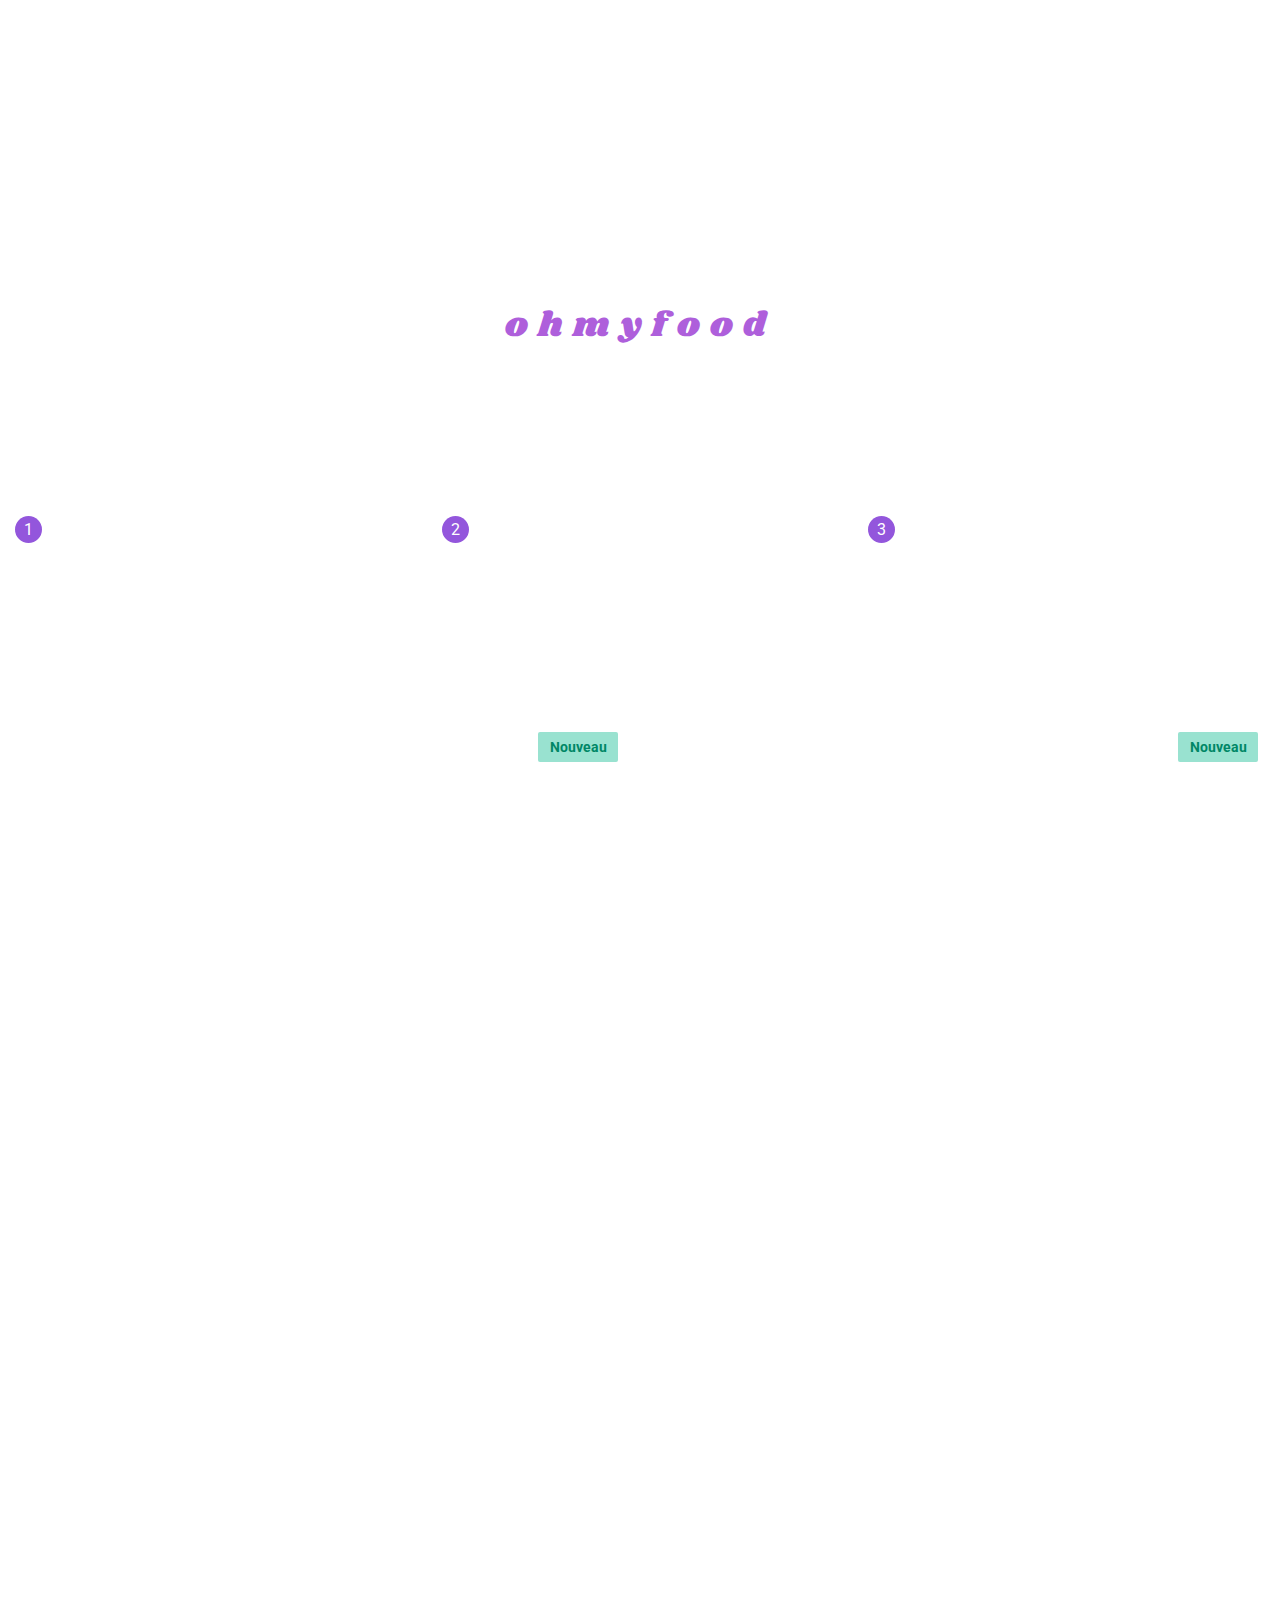
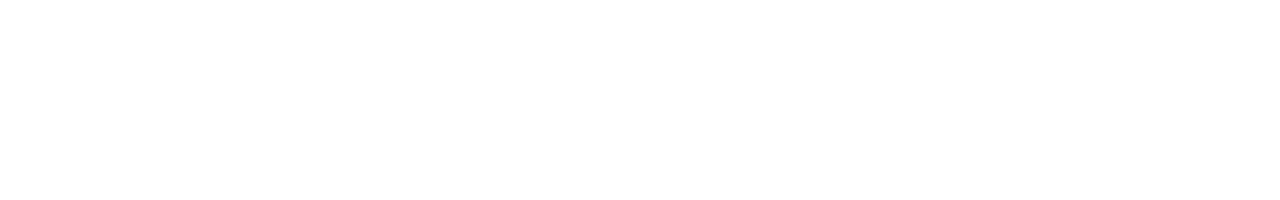
<file: index.html>
<!DOCTYPE html>
<html lang="fr">
<head>
    <meta charset="UTF-8">
    <meta http-equiv="X-UA-Compatible" content="IE=edge">
    <meta name="viewport" content="width=device-width, initial-scale=1.0">
    <link rel="preconnect" href="https://fonts.googleapis.com">
    <link rel="preconnect" href="https://fonts.gstatic.com" crossorigin>
    <link href="https://fonts.googleapis.com/css2?family=Shrikhand&display=swap" rel="stylesheet">

    <link rel="preconnect" href="https://fonts.googleapis.com">
    <link rel="preconnect" href="https://fonts.gstatic.com" crossorigin>
    <link href="https://fonts.googleapis.com/css2?family=Roboto:wght@100;300;400;500;700;900&display=swap" rel="stylesheet">

    <link rel="stylesheet" href="https://use.fontawesome.com/releases/v5.15.4/css/all.css" integrity="sha384-DyZ88mC6Up2uqS4h/KRgHuoeGwBcD4Ng9SiP4dIRy0EXTlnuz47vAwmeGwVChigm" crossorigin="anonymous">
    <link rel="stylesheet" href="style.css">
    <title>Ohmyfood</title>
</head>
<body class="loading-body">
    <div class="loader">
        <span class="letter">o</span>
        <span class="letter">h</span>
        <span class="letter">m</span>
        <span class="letter">y</span>
        <span class="letter">f</span>
        <span class="letter">o</span>
        <span class="letter">o</span>
        <span class="letter">d</span>
    </div>
    <header>
        <div class="logo">
            <h1>ohmyfood</h1>
        </div>
        
        <div class="place">
            <div class="place2">
                <i class="fas fa-map-marker-alt"></i>
                <h2>Paris, Belleville</h2>
            </div>
        </div>

    </header>

    <section id="reservation">
        <h3>Réservez le menu qui<br>vous convient</h3>
        <p>Découvrez des restaurants d'exception, séléctionnés par nos soins</p>
        <button class="exploration-btn">Explorer nos restaurants</button>
    </section>

    <section id="function">
        <h3>Fonctionnement</h3>

        <div class="function-icons">

            <div class="function-icon-number">
                <div class="number">1</div>
                <div class="function-icon">
                    <div class="icon"><i class="fas fa-mobile-alt"></i></div>
                    <p>Choisissez un restaurant</p>
                </div>
            </div>

            <div class="function-icon-number">
                <div class="number">2</div>
                <div class="function-icon">
                    <div class="icon"><i class="fa-list-ul fas"></i></div>
                    <p>Composez votre menu</p>
                </div>
            </div>

            <div class="function-icon-number">
                <div class="number">3</div>
                <div class="function-icon">
                    <div class="icon"><i class="fas fa-store"></i></div>
                    <p>Dégustez au restaurant</p>
                </div>
            </div>

        </div>

    </section>

    <section id="restaurant">
        <h3>Restaurants</h3>
        <div class="cubesRestaurant">

            <div class="cubeRestaurant12">

                <a href="la-palette-du-gout.html">
                    <div class="cubeRestaurant">
                        <div class="imgRestaurant">
                            <div class="new">Nouveau</div>
                            <img src="images/palette.jpg" alt="La palette du goût">
                        </div>
                        <div class="title-icon">
                            <h4>La palette du goût</h4>
                            <div class="heart">
                                <div class="white-heart"><i class="far fa-heart"></i></div>
                                <div class="pink-heart"><i class="fas fa-heart"></i></div>
                            </div>
                        </div>
                        <p>Ménilmontant</p>
                    </div>
                </a>

                <br>

                <a href="la-note-enchantee.html">
                    <div class="cubeRestaurant">
                        <div class="imgRestaurant">
                            <div class="new">Nouveau</div>
                            <img src="images/note.jpg" alt="La palette du goût">
                        </div>
                        <div class="title-icon">
                            <h4>La note enchantée</h4>
                            <div class="heart">
                                <div class="white-heart"><i class="far fa-heart"></i></div>
                                <div class="pink-heart"><i class="fas fa-heart"></i></div>
                            </div>
                        </div>
                        <p>Charonne</p>
                    </div>
                </a>

            </div>
            <br>
            <div class="cubeRestaurant34">

                <a href="a-la-francaise.html">
                    <div class="cubeRestaurant">
                        <div class="imgRestaurant">
                            <img src="images/française.jpg" alt="La palette du goût">
                        </div>
                        <div class="title-icon">
                            <h4>A la française</h4>
                            <div class="heart">
                                <div class="white-heart"><i class="far fa-heart"></i></div>
                                <div class="pink-heart"><i class="fas fa-heart"></i></div>
                            </div>
                        </div>
                        <p>Cité Rouge</p>
                    </div>
                </a>

                <br>

                <a href="le-delice-des-sens.html">
                    <div class="cubeRestaurant">
                        <div class="imgRestaurant">
                            <img src="images/délice.jpg" alt="La palette du goût">
                        </div>
                        <div class="title-icon">
                            <h4>Le délice des sens</h4>
                            <div class="heart">
                                <div class="white-heart"><i class="far fa-heart"></i></div>
                                <div class="pink-heart"><i class="fas fa-heart"></i></div>
                            </div>
                        </div>
                        <p>Folie-Méricourt</p>
                    </div>
                </a>

            </div>

        </div>

    </section>

    <footer>

        <h5>ohmyfood</h5>

        <a href="#" class="line1">
            <i class="fas fa-utensils"></i>
            <p>Proposez un restaurant</p>
        </a>
        
        <a href="#" class="line2">
            <i class="fas fa-hands-helping"></i>
            <p>Devenir partenaire</p>
        </a>
        
        <div class="law-contact">
            <a href="#">Mentions légales</a>
            <a href="mailto:contact@ohmyfood.com">Contact</a>
        </div>
        
    </footer>

</body>
</html>
</file>
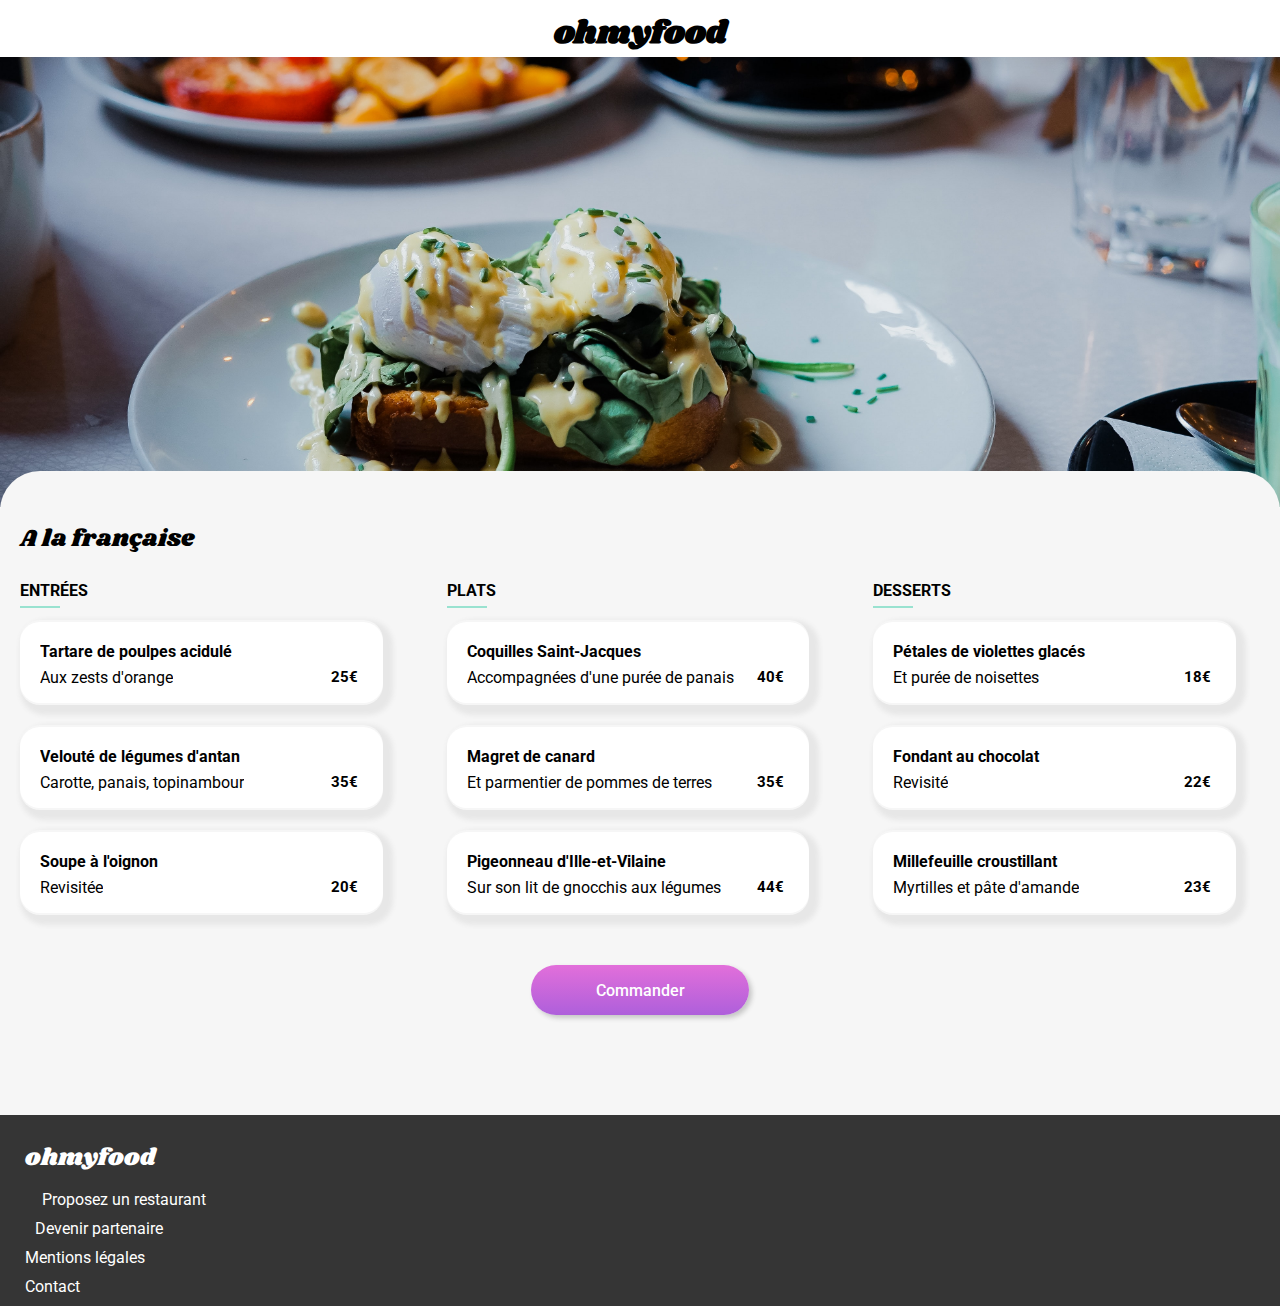
<file: a-la-francaise.html>
<!DOCTYPE html>
<html lang="en">
<head>
    <meta charset="UTF-8">
    <meta http-equiv="X-UA-Compatible" content="IE=edge">
    <meta name="viewport" content="width=device-width, initial-scale=1.0">
    <link rel="preconnect" href="https://fonts.googleapis.com">
    <link rel="preconnect" href="https://fonts.gstatic.com" crossorigin>
    <link href="https://fonts.googleapis.com/css2?family=Shrikhand&display=swap" rel="stylesheet">

    <link rel="preconnect" href="https://fonts.googleapis.com">
    <link rel="preconnect" href="https://fonts.gstatic.com" crossorigin>
    <link href="https://fonts.googleapis.com/css2?family=Roboto:wght@100;300;400;500;700;900&display=swap" rel="stylesheet">

    <link rel="stylesheet" href="https://use.fontawesome.com/releases/v5.15.4/css/all.css" integrity="sha384-DyZ88mC6Up2uqS4h/KRgHuoeGwBcD4Ng9SiP4dIRy0EXTlnuz47vAwmeGwVChigm" crossorigin="anonymous">
    <link rel="stylesheet" href="style.css">
    <title>Ohmyfood - La palette du goût</title>
</head>
<body>
    <header>
        <div class="logo-return">
            <a href="index.html"><i class="fas fa-arrow-left"></i></a>
            <h1>ohmyfood</h1>
            <a><i class="fas fa-arrow-left hidden"></i></a>
        </div>

    </header>

    <img src="images/française.jpg" alt="La palette du goût" class="background-image">
    

    <section id="menu">
        <div class="title-icon-menu">
            <h5>A la française</h5>
            <div class="heart heart-page-2">
                <div class="white-heart"><i class="far fa-heart"></i></div>
                <div class="pink-heart"><i class="fas fa-heart"></i></div>
            </div>
        </div>

        <div class="meals">

            <div class="meal-parts">
                <h6>Entrées</h6>

                <diV class="all-meals">
                    <div class="meal meal-1">
                        <div class="content">
                            <h4>Tartare de poulpes acidulé</h4>

                            <div class="description-price">
                                <p>Aux zests d'orange</p>
                                <h3>25€</h3>
                            </div>
                        </div>
                        <div class="green">
                            <div class="circle">
                                <i class="verified fas fa-check"></i>
                            </div>
                        </div>
                    </div>

                    <div class="meal meal-2">
                        <div class="content">
                            <h4>Velouté de légumes d'antan</h4>

                            <div class="description-price">
                                <p>Carotte, panais, topinambour</p>
                                <h3>35€</h3>
                            </div>
                        </div>
                        <div class="green">
                            <div class="circle">
                                <i class="verified fas fa-check"></i>
                            </div>
                        </div>
                    </div>

                    <div class="meal meal-3">
                        <div class="content">
                            <h4>Soupe à l'oignon</h4>

                            <div class="description-price">
                                <p>Revisitée</p>
                                <h3>20€</h3>
                            </div>
                        </div>
                        <div class="green">
                            <div class="circle">
                                <i class="verified fas fa-check"></i>
                            </div>
                        </div>
                    </div>
                </diV>
                
            </div>

            <div class="meal-parts">
                <h6>Plats</h6>

                <div class="all-meals">
                    <div class="meal meal-4">
                        <div class="content">
                            <h4>Coquilles Saint-Jacques</h4>

                            <div class="description-price">
                                <p>Accompagnées d'une purée de panais</p>
                                <h3>40€</h3>
                            </div>
                        </div>
                        <div class="green">
                            <div class="circle">
                                <i class="verified fas fa-check"></i>
                            </div>
                        </div>
                    </div>

                    <div class="meal meal-5">
                        <div class="content">
                            <h4>Magret de canard</h4>

                            <div class="description-price">
                                <p>Et parmentier de pommes de terres</p>
                                <h3>35€</h3>
                            </div>
                        </div>
                        <div class="green">
                            <div class="circle">
                                <i class="verified fas fa-check"></i>
                            </div>
                        </div>
                    </div>

                    <div class="meal meal-6">
                        <div class="content">
                            <h4>Pigeonneau d'Ille-et-Vilaine</h4>

                            <div class="description-price">
                                <p>Sur son lit de gnocchis aux légumes</p>
                                <h3>44€</h3>
                            </div>
                        </div>
                        <div class="green">
                            <div class="circle">
                                <i class="verified fas fa-check"></i>
                            </div>
                        </div>
                    </div>
                </div>
                
            </div>

            <div class="meal-parts">
                <h6>Desserts</h6>

                <div class="all-meals">
                    <div class="meal meal-7">
                        <div class="content">
                            <h4>Pétales de violettes glacés</h4>

                            <div class="description-price">
                                <p>Et purée de noisettes</p>
                                <h3>18€</h3>
                            </div>
                        </div>
                        <div class="green">
                            <div class="circle">
                                <i class="verified fas fa-check"></i>
                            </div>
                        </div>
                    </div>

                    <div class="meal meal-8">
                        <div class="content">
                            <h4>Fondant au chocolat</h4>

                            <div class="description-price">
                                <p>Revisité</p>
                                <h3>22€</h3>
                            </div>
                        </div>
                        <div class="green">
                            <div class="circle">
                                <i class="verified fas fa-check"></i>
                            </div>
                        </div>
                    </div>

                    <div class="meal meal-9">
                        <div class="content">
                            <h4>Millefeuille croustillant</h4>

                            <div class="description-price">
                                <p>Myrtilles et pâte d'amande</p>
                                <h3>23€</h3>
                            </div>
                        </div>
                        <div class="green">
                            <div class="circle">
                                <i class="verified fas fa-check"></i>
                            </div>
                        </div>
                    </div>
                </div>
                
            </div>

        </div>
        <div class="order">
            <button class="exploration-btn">Commander</button>
        </div>

    </section>

    <footer>

        <h5>ohmyfood</h5>

        <a href="#" class="line1">
            <i class="fas fa-utensils"></i>
            <p>Proposez un restaurant</p>
        </a>
        
        <a href="#" class="line2">
            <i class="fas fa-hands-helping"></i>
            <p>Devenir partenaire</p>
        </a>
        
        <div class="law-contact">
            <a href="#">Mentions légales</a>
            <a href="mailto:contact@ohmyfood.com">Contact</a>
        </div>
        
    </footer>
</body>
</html>
</file>
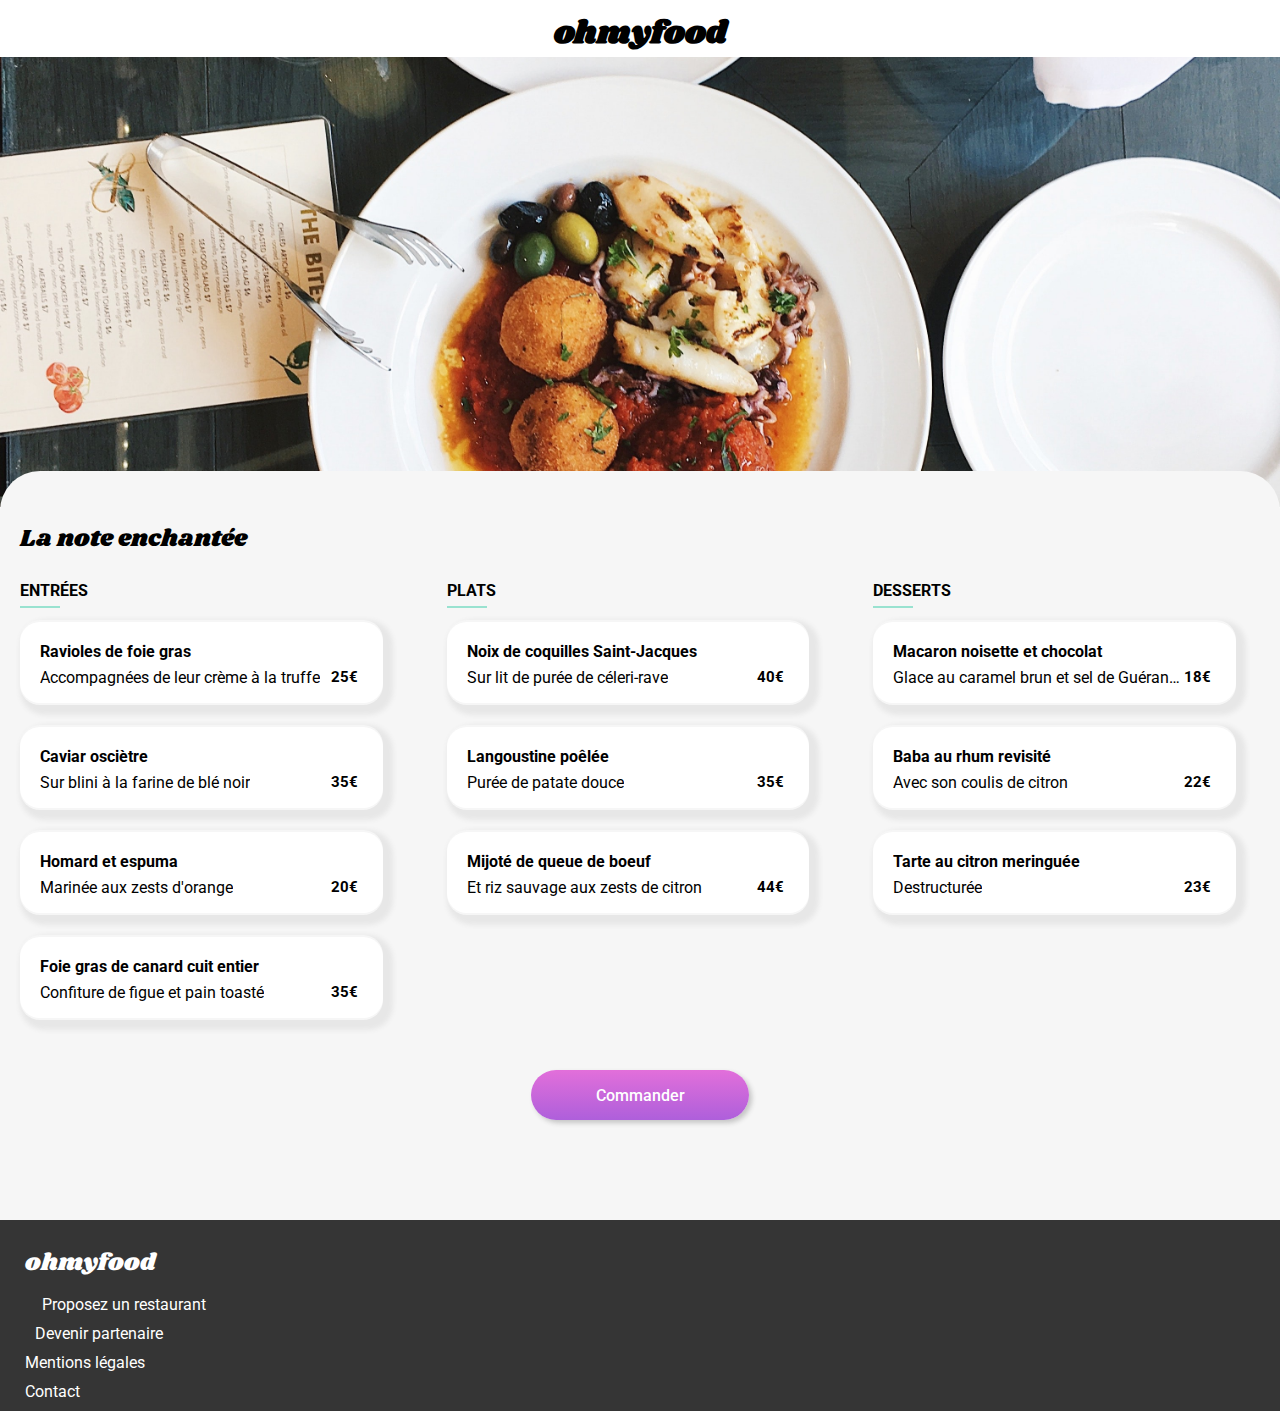
<file: la-note-enchantee.html>
<!DOCTYPE html>
<html lang="en">
<head>
    <meta charset="UTF-8">
    <meta http-equiv="X-UA-Compatible" content="IE=edge">
    <meta name="viewport" content="width=device-width, initial-scale=1.0">
    <link rel="preconnect" href="https://fonts.googleapis.com">
    <link rel="preconnect" href="https://fonts.gstatic.com" crossorigin>
    <link href="https://fonts.googleapis.com/css2?family=Shrikhand&display=swap" rel="stylesheet">

    <link rel="preconnect" href="https://fonts.googleapis.com">
    <link rel="preconnect" href="https://fonts.gstatic.com" crossorigin>
    <link href="https://fonts.googleapis.com/css2?family=Roboto:wght@100;300;400;500;700;900&display=swap" rel="stylesheet">

    <link rel="stylesheet" href="https://use.fontawesome.com/releases/v5.15.4/css/all.css" integrity="sha384-DyZ88mC6Up2uqS4h/KRgHuoeGwBcD4Ng9SiP4dIRy0EXTlnuz47vAwmeGwVChigm" crossorigin="anonymous">
    <link rel="stylesheet" href="style.css">
    <title>Ohmyfood - La note enchantée</title>
</head>
<body>
    <header>
        <div class="logo-return">
            <a href="index.html"><i class="fas fa-arrow-left"></i></a>
            <h1>ohmyfood</h1>
            <a><i class="fas fa-arrow-left hidden"></i></a>
        </div>

    </header>

    <img src="images/note.jpg" alt="La palette du goût" class="background-image">
    

    <section id="menu">
        <div class="title-icon-menu">
            <h5>La note enchantée</h5>
            <div class="heart heart-page-2">
                <div class="white-heart"><i class="far fa-heart"></i></div>
                <div class="pink-heart"><i class="fas fa-heart"></i></div>
            </div>
        </div>

        <div class="meals">

            <div class="meal-parts">
                <h6>Entrées</h6>

                <diV class="all-meals">
                    <div class="meal meal-1">
                        <div class="content">
                            <h4>Ravioles de foie gras</h4>

                            <div class="description-price">
                                <p>Accompagnées de leur crème à la truffe</p>
                                <h3>25€</h3>
                            </div>
                        </div>
                        <div class="green">
                            <div class="circle">
                                <i class="verified fas fa-check"></i>
                            </div>
                        </div>
                    </div>

                    <div class="meal meal-2">
                        <div class="content">
                            <h4>Caviar osciètre</h4>

                            <div class="description-price">
                                <p>Sur blini à la farine de blé noir</p>
                                <h3>35€</h3>
                            </div>
                        </div>
                        <div class="green">
                            <div class="circle">
                                <i class="verified fas fa-check"></i>
                            </div>
                        </div>
                    </div>

                    <div class="meal meal-3">
                        <div class="content">
                            <h4>Homard et espuma</h4>

                            <div class="description-price">
                                <p>Marinée aux zests d'orange</p>
                                <h3>20€</h3>
                            </div>
                        </div>
                        <div class="green">
                            <div class="circle">
                                <i class="verified fas fa-check"></i>
                            </div>
                        </div>
                    </div>

                    <div class="meal meal-4">
                        <div class="content">
                            <h4>Foie gras de canard cuit entier</h4>

                            <div class="description-price">
                                <p>Confiture de figue et pain toasté</p>
                                <h3>35€</h3>
                            </div>
                        </div>
                        <div class="green">
                            <div class="circle">
                                <i class="verified fas fa-check"></i>
                            </div>
                        </div>
                    </div>
                </diV>
                
            </div>

            <div class="meal-parts">
                <h6>Plats</h6>

                <div class="all-meals">
                    <div class="meal meal-5">
                        <div class="content">
                            <h4>Noix de coquilles Saint-Jacques</h4>

                            <div class="description-price">
                                <p>Sur lit de purée de céleri-rave</p>
                                <h3>40€</h3>
                            </div>
                        </div>
                        <div class="green">
                            <div class="circle">
                                <i class="verified fas fa-check"></i>
                            </div>
                        </div>
                    </div>

                    <div class="meal meal-6">
                        <div class="content">
                            <h4>Langoustine poêlée</h4>

                            <div class="description-price">
                                <p>Purée de patate douce</p>
                                <h3>35€</h3>
                            </div>
                        </div>
                        <div class="green">
                            <div class="circle">
                                <i class="verified fas fa-check"></i>
                            </div>
                        </div>
                    </div>

                    <div class="meal meal-7">
                        <div class="content">
                            <h4>Mijoté de queue de boeuf</h4>

                            <div class="description-price">
                                <p>Et riz sauvage aux zests de citron</p>
                                <h3>44€</h3>
                            </div>
                        </div>
                        <div class="green">
                            <div class="circle">
                                <i class="verified fas fa-check"></i>
                            </div>
                        </div>
                    </div>
                </div>
                
            </div>

            <div class="meal-parts">
                <h6>Desserts</h6>

                <div class="all-meals">
                    <div class="meal meal-8">
                        <div class="content">
                            <h4>Macaron noisette et chocolat</h4>

                            <div class="description-price">
                                <p>Glace au caramel brun et sel de Guérande</p>
                                <h3>18€</h3>
                            </div>
                        </div>
                        <div class="green">
                            <div class="circle">
                                <i class="verified fas fa-check"></i>
                            </div>
                        </div>
                    </div>

                    <div class="meal meal-9">
                        <div class="content">
                            <h4>Baba au rhum revisité</h4>

                            <div class="description-price">
                                <p>Avec son coulis de citron</p>
                                <h3>22€</h3>
                            </div>
                        </div>
                        <div class="green">
                            <div class="circle">
                                <i class="verified fas fa-check"></i>
                            </div>
                        </div>
                    </div>

                    <div class="meal meal-10">
                        <div class="content">
                            <h4>Tarte au citron meringuée</h4>

                            <div class="description-price">
                                <p>Destructurée</p>
                                <h3>23€</h3>
                            </div>
                        </div>
                        <div class="green">
                            <div class="circle">
                                <i class="verified fas fa-check"></i>
                            </div>
                        </div>
                    </div>
                </div>
                
            </div>

        </div>
        <div class="order">
            <button class="exploration-btn">Commander</button>
        </div>

    </section>

    <footer>

        <h5>ohmyfood</h5>

        <a href="#" class="line1">
            <i class="fas fa-utensils"></i>
            <p>Proposez un restaurant</p>
        </a>
        
        <a href="#" class="line2">
            <i class="fas fa-hands-helping"></i>
            <p>Devenir partenaire</p>
        </a>
        
        <div class="law-contact">
            <a href="#">Mentions légales</a>
            <a href="mailto:contact@ohmyfood.com">Contact</a>
        </div>
        
    </footer>
</body>
</html>
</file>
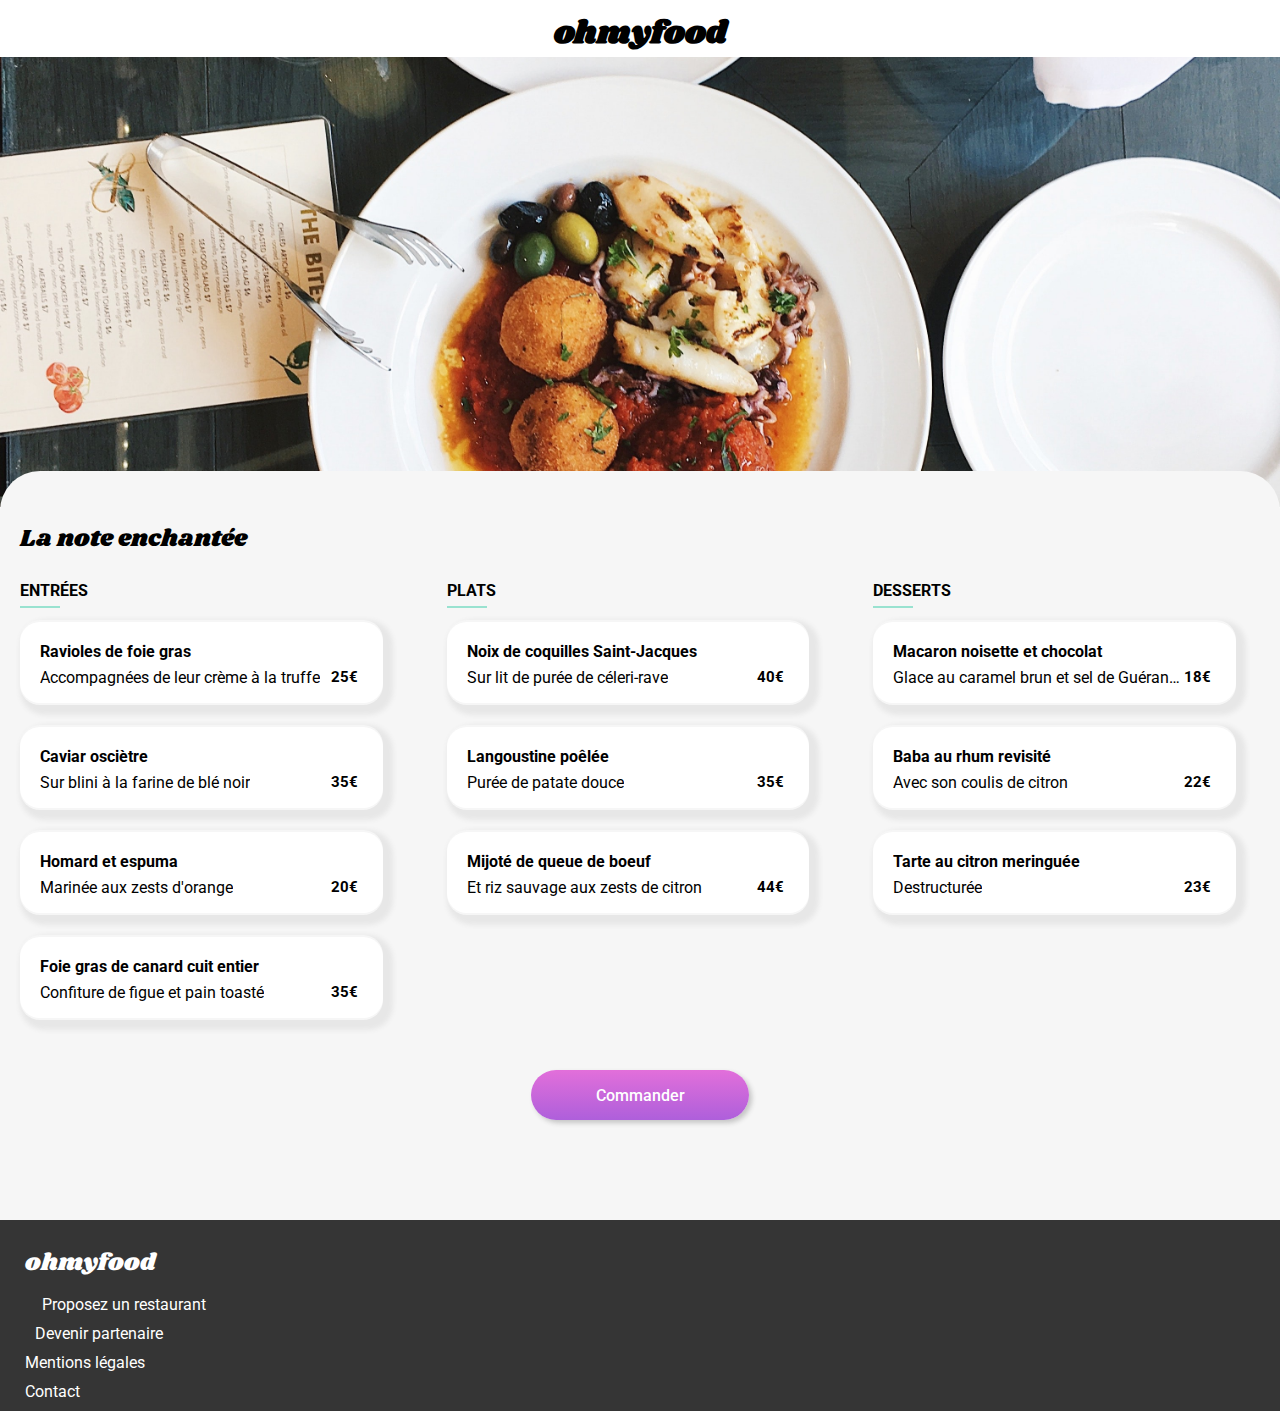
<file: la-note-enchantée.html>
<!DOCTYPE html>
<html lang="en">
<head>
    <meta charset="UTF-8">
    <meta http-equiv="X-UA-Compatible" content="IE=edge">
    <meta name="viewport" content="width=device-width, initial-scale=1.0">
    <link rel="preconnect" href="https://fonts.googleapis.com">
    <link rel="preconnect" href="https://fonts.gstatic.com" crossorigin>
    <link href="https://fonts.googleapis.com/css2?family=Shrikhand&display=swap" rel="stylesheet">

    <link rel="preconnect" href="https://fonts.googleapis.com">
    <link rel="preconnect" href="https://fonts.gstatic.com" crossorigin>
    <link href="https://fonts.googleapis.com/css2?family=Roboto:wght@100;300;400;500;700;900&display=swap" rel="stylesheet">

    <link rel="stylesheet" href="https://use.fontawesome.com/releases/v5.15.4/css/all.css" integrity="sha384-DyZ88mC6Up2uqS4h/KRgHuoeGwBcD4Ng9SiP4dIRy0EXTlnuz47vAwmeGwVChigm" crossorigin="anonymous">
    <link rel="stylesheet" href="style.css">
    <title>Ohmyfood - La note enchantée</title>
</head>
<body>
    <header>
        <div class="logo-return">
            <a href="index.html"><i class="fas fa-arrow-left"></i></a>
            <h1>ohmyfood</h1>
            <a><i class="fas fa-arrow-left hidden"></i></a>
        </div>

    </header>

    <img src="images/note.jpg" alt="La palette du goût" class="background-image">
    

    <section id="menu">
        <div class="title-icon-menu">
            <h5>La note enchantée</h5>
            <div class="white-heart-menu">
                <i class="far fa-heart"></i>
            </div>
        </div>

        <div class="meals">

            <div class="meal-parts">
                <h6>Entrées</h6>

                <div class="divider"></div>

                <diV class="all-meals">
                    <div class="meal meal-1">
                        <div class="content">
                            <h4>Ravioles de foie gras</h4>

                            <div class="description-price">
                                <p>Accompagnées de leur crème à la truffe</p>
                                <h3>25€</h3>
                            </div>
                        </div>
                        <div class="green">
                            <div class="circle">
                                <i class="verified fas fa-check"></i>
                            </div>
                        </div>
                    </div>

                    <div class="meal meal-2">
                        <div class="content">
                            <h4>Caviar osciètre</h4>

                            <div class="description-price">
                                <p>Sur blini à la farine de blé noir</p>
                                <h3>35€</h3>
                            </div>
                        </div>
                        <div class="green">
                            <div class="circle">
                                <i class="verified fas fa-check"></i>
                            </div>
                        </div>
                    </div>

                    <div class="meal meal-3">
                        <div class="content">
                            <h4>Homard et espuma</h4>

                            <div class="description-price">
                                <p>Marinée aux zests d'orange</p>
                                <h3>20€</h3>
                            </div>
                        </div>
                        <div class="green">
                            <div class="circle">
                                <i class="verified fas fa-check"></i>
                            </div>
                        </div>
                    </div>

                    <div class="meal meal-4">
                        <div class="content">
                            <h4>Foie gras de canard cuit entier</h4>

                            <div class="description-price">
                                <p>Confiture de figue et pain toasté</p>
                                <h3>35€</h3>
                            </div>
                        </div>
                        <div class="green">
                            <div class="circle">
                                <i class="verified fas fa-check"></i>
                            </div>
                        </div>
                    </div>
                </diV>
                
            </div>

            <div class="meal-parts">
                <h6>Plats</h6>

                <div class="divider"></div>

                <div class="all-meals">
                    <div class="meal meal-5">
                        <div class="content">
                            <h4>Noix de coquilles Saint-Jacques</h4>

                            <div class="description-price">
                                <p>Sur lit de purée de céleri-rave</p>
                                <h3>40€</h3>
                            </div>
                        </div>
                        <div class="green">
                            <div class="circle">
                                <i class="verified fas fa-check"></i>
                            </div>
                        </div>
                    </div>

                    <div class="meal meal-6">
                        <div class="content">
                            <h4>Langoustine poêlée</h4>

                            <div class="description-price">
                                <p>Purée de patate douce</p>
                                <h3>35€</h3>
                            </div>
                        </div>
                        <div class="green">
                            <div class="circle">
                                <i class="verified fas fa-check"></i>
                            </div>
                        </div>
                    </div>

                    <div class="meal meal-7">
                        <div class="content">
                            <h4>Mijoté de queue de boeuf</h4>

                            <div class="description-price">
                                <p>Et riz sauvage aux zests de citron</p>
                                <h3>44€</h3>
                            </div>
                        </div>
                        <div class="green">
                            <div class="circle">
                                <i class="verified fas fa-check"></i>
                            </div>
                        </div>
                    </div>
                </div>
                
            </div>

            <div class="meal-parts">
                <h6>Desserts</h6>

                <div class="divider"></div>

                <div class="all-meals">
                    <div class="meal meal-8">
                        <div class="content">
                            <h4>Macaron noisette et chocolat</h4>

                            <div class="description-price">
                                <p>Glace au caramel brun et sel de Guérande</p>
                                <h3>18€</h3>
                            </div>
                        </div>
                        <div class="green">
                            <div class="circle">
                                <i class="verified fas fa-check"></i>
                            </div>
                        </div>
                    </div>

                    <div class="meal meal-9">
                        <div class="content">
                            <h4>Baba au rhum revisité</h4>

                            <div class="description-price">
                                <p>Avec son coulis de citron</p>
                                <h3>22€</h3>
                            </div>
                        </div>
                        <div class="green">
                            <div class="circle">
                                <i class="verified fas fa-check"></i>
                            </div>
                        </div>
                    </div>

                    <div class="meal meal-10">
                        <div class="content">
                            <h4>Tarte au citron meringuée</h4>

                            <div class="description-price">
                                <p>Destructurée</p>
                                <h3>23€</h3>
                            </div>
                        </div>
                        <div class="green">
                            <div class="circle">
                                <i class="verified fas fa-check"></i>
                            </div>
                        </div>
                    </div>
                </div>
                
            </div>

        </div>
        <div class="order">
            <button class="exploration-btn">Commander</button>
        </div>

    </section>

    <footer>

        <h5>ohmyfood</h5>

        <a href="#" class="line1">
            <i class="fas fa-utensils"></i>
            <p>Proposez un restaurant</p>
        </a>
        
        <a href="#" class="line2">
            <i class="fas fa-hands-helping"></i>
            <p>Devenir partenaire</p>
        </a>
        
        <div class="law-contact">
            <a href="#">Mentions légales</a>
            <a href="mailto:contact@ohmyfood.com">Contact</a>
        </div>
        
    </footer>
</body>
</html>
</file>
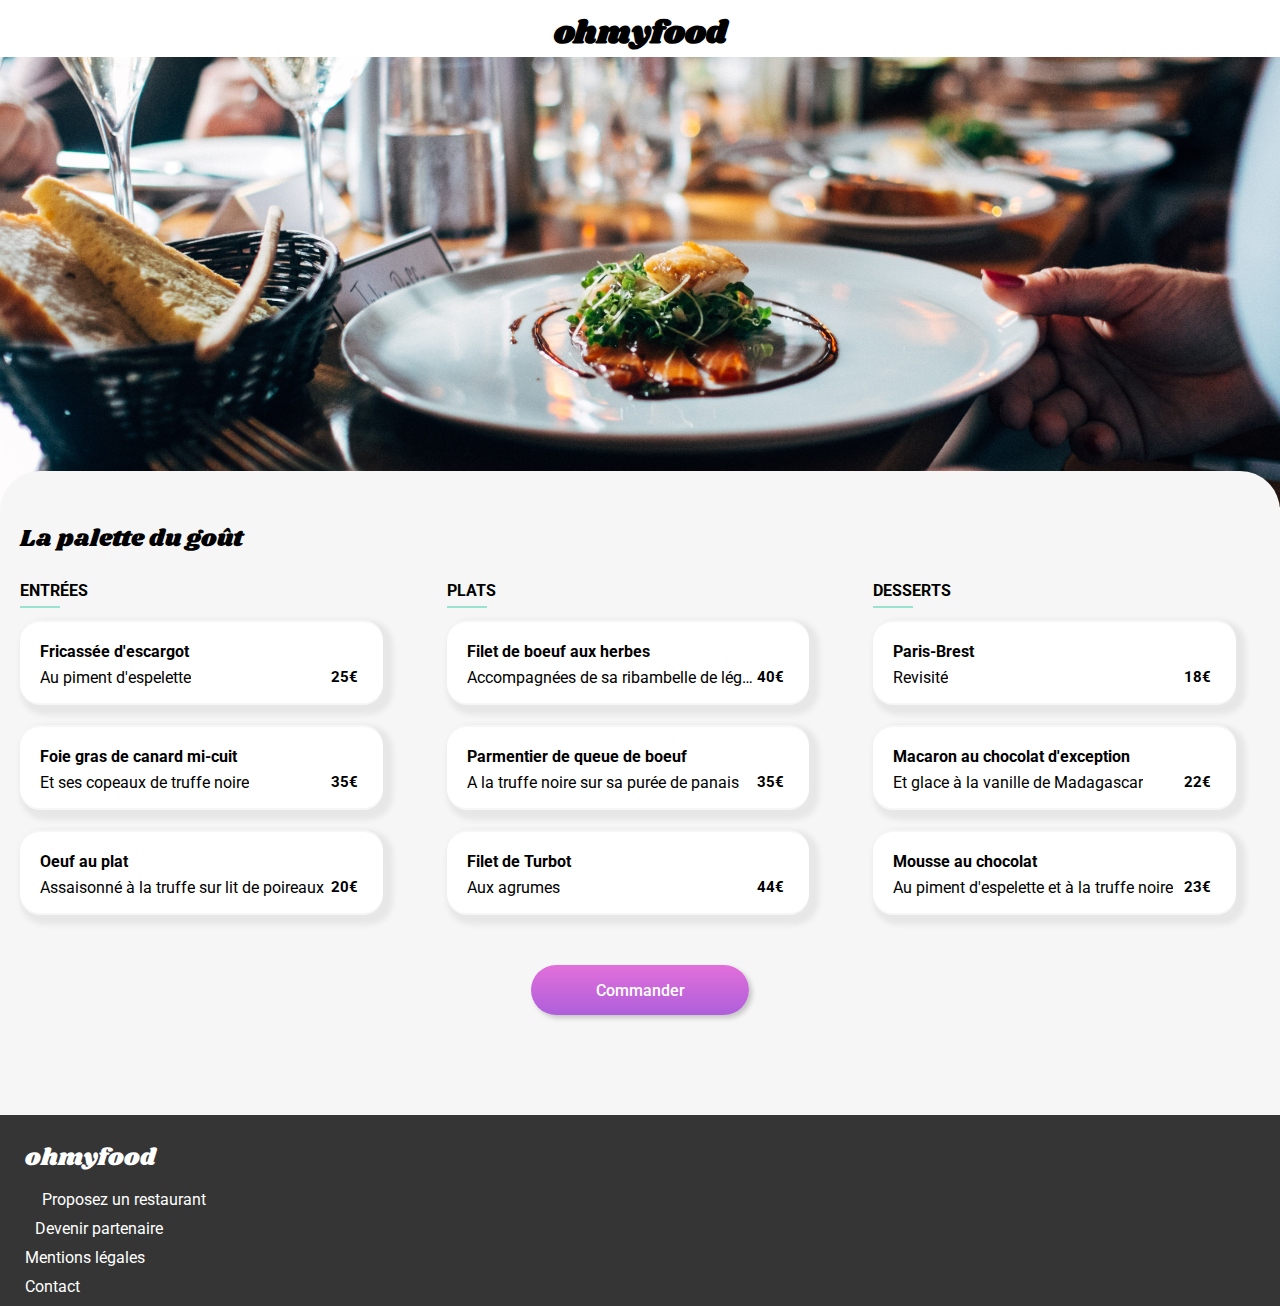
<file: la-palette-du-gout.html>
<!DOCTYPE html>
<html lang="en">
<head>
    <meta charset="UTF-8">
    <meta http-equiv="X-UA-Compatible" content="IE=edge">
    <meta name="viewport" content="width=device-width, initial-scale=1.0">
    <link rel="preconnect" href="https://fonts.googleapis.com">
    <link rel="preconnect" href="https://fonts.gstatic.com" crossorigin>
    <link href="https://fonts.googleapis.com/css2?family=Shrikhand&display=swap" rel="stylesheet">

    <link rel="preconnect" href="https://fonts.googleapis.com">
    <link rel="preconnect" href="https://fonts.gstatic.com" crossorigin>
    <link href="https://fonts.googleapis.com/css2?family=Roboto:wght@100;300;400;500;700;900&display=swap" rel="stylesheet">

    <link rel="stylesheet" href="https://use.fontawesome.com/releases/v5.15.4/css/all.css" integrity="sha384-DyZ88mC6Up2uqS4h/KRgHuoeGwBcD4Ng9SiP4dIRy0EXTlnuz47vAwmeGwVChigm" crossorigin="anonymous">
    <link rel="stylesheet" href="style.css">
    <title>Ohmyfood - La palette du goût</title>
</head>
<body>
    <header>
        <div class="logo-return">
            <a href="index.html"><i class="fas fa-arrow-left"></i></a>
            <h1>ohmyfood</h1>
            <a><i class="fas fa-arrow-left hidden"></i></a>
        </div>

    </header>

    <img src="images/palette.jpg" alt="La palette du goût" class="background-image">
    

    <section id="menu">
        <div class="title-icon-menu">
            <h5>La palette du goût</h5>
            <div class="heart heart-page-2">
                <div class="white-heart"><i class="far fa-heart"></i></div>
                <div class="pink-heart"><i class="fas fa-heart"></i></div>
            </div>
        </div>

        <div class="meals">

            <div class="meal-parts">
                <h6>Entrées</h6>

                <diV class="all-meals">
                    <div class="meal meal-1">
                        <div class="content">
                            <h4>Fricassée d'escargot</h4>

                            <div class="description-price">
                                <p>Au piment d'espelette</p>
                                <h3>25€</h3>
                            </div>
                        </div>
                        <div class="green">
                            <div class="circle">
                                <i class="verified fas fa-check"></i>
                            </div>
                        </div>
                    </div>

                    <div class="meal meal-2">
                        <div class="content">
                            <h4>Foie gras de canard mi-cuit</h4>

                            <div class="description-price">
                                <p>Et ses copeaux de truffe noire</p>
                                <h3>35€</h3>
                            </div>
                        </div>
                        <div class="green">
                            <div class="circle">
                                <i class="verified fas fa-check"></i>
                            </div>
                        </div>
                    </div>

                    <div class="meal meal-3">
                        <div class="content">
                            <h4>Oeuf au plat</h4>

                            <div class="description-price">
                                <p>Assaisonné à la truffe sur lit de poireaux</p>
                                <h3>20€</h3>
                            </div>
                        </div>
                        <div class="green">
                            <div class="circle">
                                <i class="verified fas fa-check"></i>
                            </div>
                        </div>
                    </div>
                </diV>
                
            </div>

            <div class="meal-parts">
                <h6>Plats</h6>

                <div class="all-meals">
                    <div class="meal meal-4">
                        <div class="content">
                            <h4>Filet de boeuf aux herbes</h4>

                            <div class="description-price">
                                <p>Accompagnées de sa ribambelle de légumes</p>
                                <h3>40€</h3>
                            </div>
                        </div>
                        <div class="green">
                            <div class="circle">
                                <i class="verified fas fa-check"></i>
                            </div>
                        </div>
                    </div>

                    <div class="meal meal-5">
                        <div class="content">
                            <h4>Parmentier de queue de boeuf</h4>

                            <div class="description-price">
                                <p>A la truffe noire sur sa purée de panais</p>
                                <h3>35€</h3>
                            </div>
                        </div>
                        <div class="green">
                            <div class="circle">
                                <i class="verified fas fa-check"></i>
                            </div>
                        </div>
                    </div>

                    <div class="meal meal-6">
                        <div class="content">
                            <h4>Filet de Turbot</h4>

                            <div class="description-price">
                                <p>Aux agrumes</p>
                                <h3>44€</h3>
                            </div>
                        </div>
                        <div class="green">
                            <div class="circle">
                                <i class="verified fas fa-check"></i>
                            </div>
                        </div>
                    </div>
                </div>
                
            </div>

            <div class="meal-parts">
                <h6>Desserts</h6>

                <div class="all-meals">
                    <div class="meal meal-7">
                        <div class="content">
                            <h4>Paris-Brest</h4>

                            <div class="description-price">
                                <p>Revisité</p>
                                <h3>18€</h3>
                            </div>
                        </div>
                        <div class="green">
                            <div class="circle">
                                <i class="verified fas fa-check"></i>
                            </div>
                        </div>
                    </div>

                    <div class="meal meal-8">
                        <div class="content">
                            <h4>Macaron au chocolat d'exception</h4>

                            <div class="description-price">
                                <p>Et glace à la vanille de Madagascar</p>
                                <h3>22€</h3>
                            </div>
                        </div>
                        <div class="green">
                            <div class="circle">
                                <i class="verified fas fa-check"></i>
                            </div>
                        </div>
                    </div>

                    <div class="meal meal-9">
                        <div class="content">
                            <h4>Mousse au chocolat</h4>

                            <div class="description-price">
                                <p>Au piment d'espelette et à la truffe noire</p>
                                <h3>23€</h3>
                            </div>
                        </div>
                        <div class="green">
                            <div class="circle">
                                <i class="verified fas fa-check"></i>
                            </div>
                        </div>
                    </div>
                </div>
                
            </div>

        </div>
        <div class="order">
            <button class="exploration-btn">Commander</button>
        </div>

    </section>

    <footer>

        <h5>ohmyfood</h5>

        <a href="#" class="line1">
            <i class="fas fa-utensils"></i>
            <p>Proposez un restaurant</p>
        </a>
        
        <a href="#" class="line2">
            <i class="fas fa-hands-helping"></i>
            <p>Devenir partenaire</p>
        </a>
        
        <div class="law-contact">
            <a href="#">Mentions légales</a>
            <a href="mailto:contact@ohmyfood.com">Contact</a>
        </div>
        
    </footer>
</body>
</html>
</file>
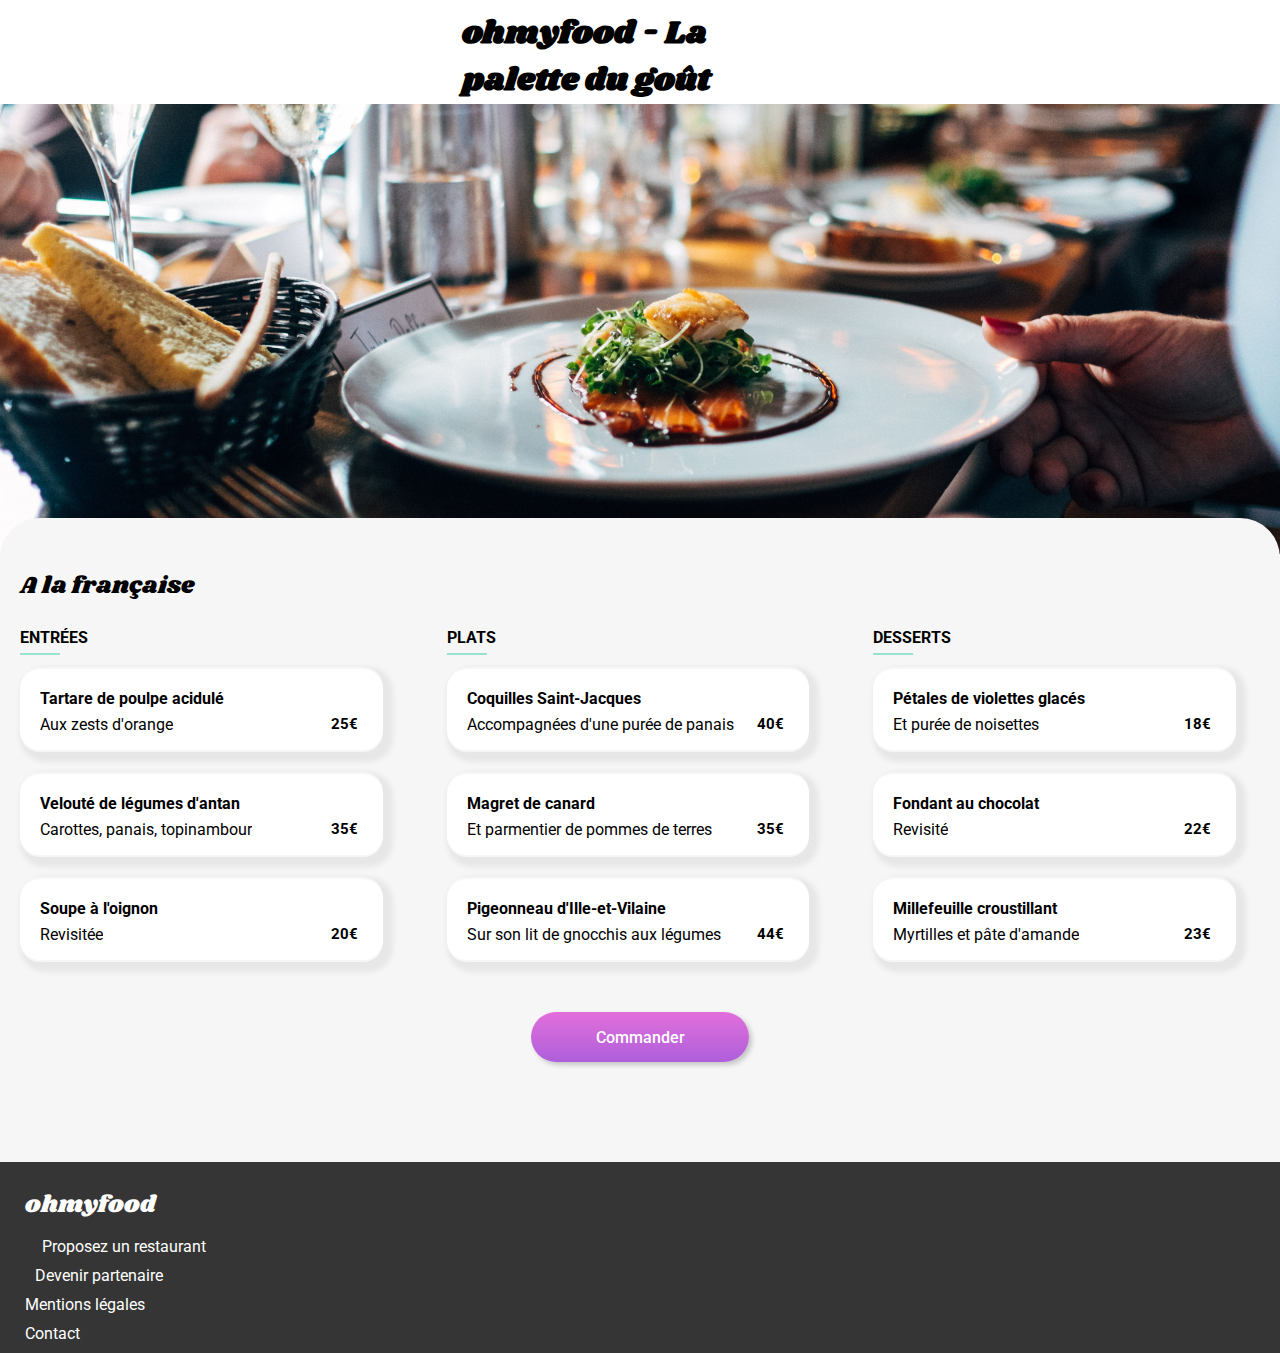
<file: la-palette-du-goût.html>
<!DOCTYPE html>
<html lang="en">
<head>
    <meta charset="UTF-8">
    <meta http-equiv="X-UA-Compatible" content="IE=edge">
    <meta name="viewport" content="width=device-width, initial-scale=1.0">
    <link rel="preconnect" href="https://fonts.googleapis.com">
    <link rel="preconnect" href="https://fonts.gstatic.com" crossorigin>
    <link href="https://fonts.googleapis.com/css2?family=Shrikhand&display=swap" rel="stylesheet">

    <link rel="preconnect" href="https://fonts.googleapis.com">
    <link rel="preconnect" href="https://fonts.gstatic.com" crossorigin>
    <link href="https://fonts.googleapis.com/css2?family=Roboto:wght@100;300;400;500;700;900&display=swap" rel="stylesheet">

    <link rel="stylesheet" href="https://use.fontawesome.com/releases/v5.15.4/css/all.css" integrity="sha384-DyZ88mC6Up2uqS4h/KRgHuoeGwBcD4Ng9SiP4dIRy0EXTlnuz47vAwmeGwVChigm" crossorigin="anonymous">
    <link rel="stylesheet" href="style.css">
    <title>Ohmyfood</title>
</head>
<body>
    <header>
        <div class="logo-return">
            <a href="index.html"><i class="fas fa-arrow-left"></i></a>
            <h1>ohmyfood - La palette du goût</h1>
            <a><i class="fas fa-arrow-left hidden"></i></a>
        </div>

    </header>

    <img src="images/palette.jpg" alt="La palette du goût" class="background-image">
    

    <section id="menu">
        <div class="title-icon-menu">
            <h5>A la française</h5>
            <div class="white-heart-menu">
                <i class="far fa-heart"></i>
            </div>
        </div>

        <div class="meals">

            <div class="meal-parts">
                <h6>Entrées</h6>

                <div class="divider"></div>

                <diV class="all-meals">
                    <div class="meal meal-1">
                        <div class="content">
                            <h4>Tartare de poulpe acidulé</h4>

                            <div class="description-price">
                                <p>Aux zests d'orange</p>
                                <h3>25€</h3>
                            </div>
                        </div>
                        <div class="green">
                            <div class="circle">
                                <i class="verified fas fa-check"></i>
                            </div>
                        </div>
                    </div>

                    <div class="meal meal-2">
                        <div class="content">
                            <h4>Velouté de légumes d'antan</h4>

                            <div class="description-price">
                                <p>Carottes, panais, topinambour</p>
                                <h3>35€</h3>
                            </div>
                        </div>
                        <div class="green">
                            <div class="circle">
                                <i class="verified fas fa-check"></i>
                            </div>
                        </div>
                    </div>

                    <div class="meal meal-3">
                        <div class="content">
                            <h4>Soupe à l'oignon</h4>

                            <div class="description-price">
                                <p>Revisitée</p>
                                <h3>20€</h3>
                            </div>
                        </div>
                        <div class="green">
                            <div class="circle">
                                <i class="verified fas fa-check"></i>
                            </div>
                        </div>
                    </div>
                </diV>
                
            </div>

            <div class="meal-parts">
                <h6>Plats</h6>

                <div class="divider"></div>

                <div class="all-meals">
                    <div class="meal meal-1">
                        <div class="content">
                            <h4>Coquilles Saint-Jacques</h4>

                            <div class="description-price">
                                <p>Accompagnées d'une purée de panais</p>
                                <h3>40€</h3>
                            </div>
                        </div>
                        <div class="green">
                            <div class="circle">
                                <i class="verified fas fa-check"></i>
                            </div>
                        </div>
                    </div>

                    <div class="meal meal-2">
                        <div class="content">
                            <h4>Magret de canard</h4>

                            <div class="description-price">
                                <p>Et parmentier de pommes de terres</p>
                                <h3>35€</h3>
                            </div>
                        </div>
                        <div class="green">
                            <div class="circle">
                                <i class="verified fas fa-check"></i>
                            </div>
                        </div>
                    </div>

                    <div class="meal meal-3">
                        <div class="content">
                            <h4>Pigeonneau d'Ille-et-Vilaine</h4>

                            <div class="description-price">
                                <p>Sur son lit de gnocchis aux légumes</p>
                                <h3>44€</h3>
                            </div>
                        </div>
                        <div class="green">
                            <div class="circle">
                                <i class="verified fas fa-check"></i>
                            </div>
                        </div>
                    </div>
                </div>
                
            </div>

            <div class="meal-parts">
                <h6>Desserts</h6>

                <div class="divider"></div>

                <div class="all-meals">
                    <div class="meal meal-1">
                        <div class="content">
                            <h4>Pétales de violettes glacés</h4>

                            <div class="description-price">
                                <p>Et purée de noisettes</p>
                                <h3>18€</h3>
                            </div>
                        </div>
                        <div class="green">
                            <div class="circle">
                                <i class="verified fas fa-check"></i>
                            </div>
                        </div>
                    </div>

                    <div class="meal meal-2">
                        <div class="content">
                            <h4>Fondant au chocolat</h4>

                            <div class="description-price">
                                <p>Revisité</p>
                                <h3>22€</h3>
                            </div>
                        </div>
                        <div class="green">
                            <div class="circle">
                                <i class="verified fas fa-check"></i>
                            </div>
                        </div>
                    </div>

                    <div class="meal meal-3">
                        <div class="content">
                            <h4>Millefeuille croustillant</h4>

                            <div class="description-price">
                                <p>Myrtilles et pâte d'amande</p>
                                <h3>23€</h3>
                            </div>
                        </div>
                        <div class="green">
                            <div class="circle">
                                <i class="verified fas fa-check"></i>
                            </div>
                        </div>
                    </div>
                </div>
                
            </div>

        </div>
        <div class="order">
            <button class="exploration-btn">Commander</button>
        </div>

    </section>

    <footer>

        <h5>ohmyfood</h5>

        <a href="#" class="line1">
            <i class="fas fa-utensils"></i>
            <p>Proposez un restaurant</p>
        </a>
        
        <a href="#" class="line2">
            <i class="fas fa-hands-helping"></i>
            <p>Devenir partenaire</p>
        </a>
        
        <div class="law-contact">
            <a href="#">Mentions légales</a>
            <a href="#">Contact</a>
        </div>
        
    </footer>
</body>
</html>
</file>
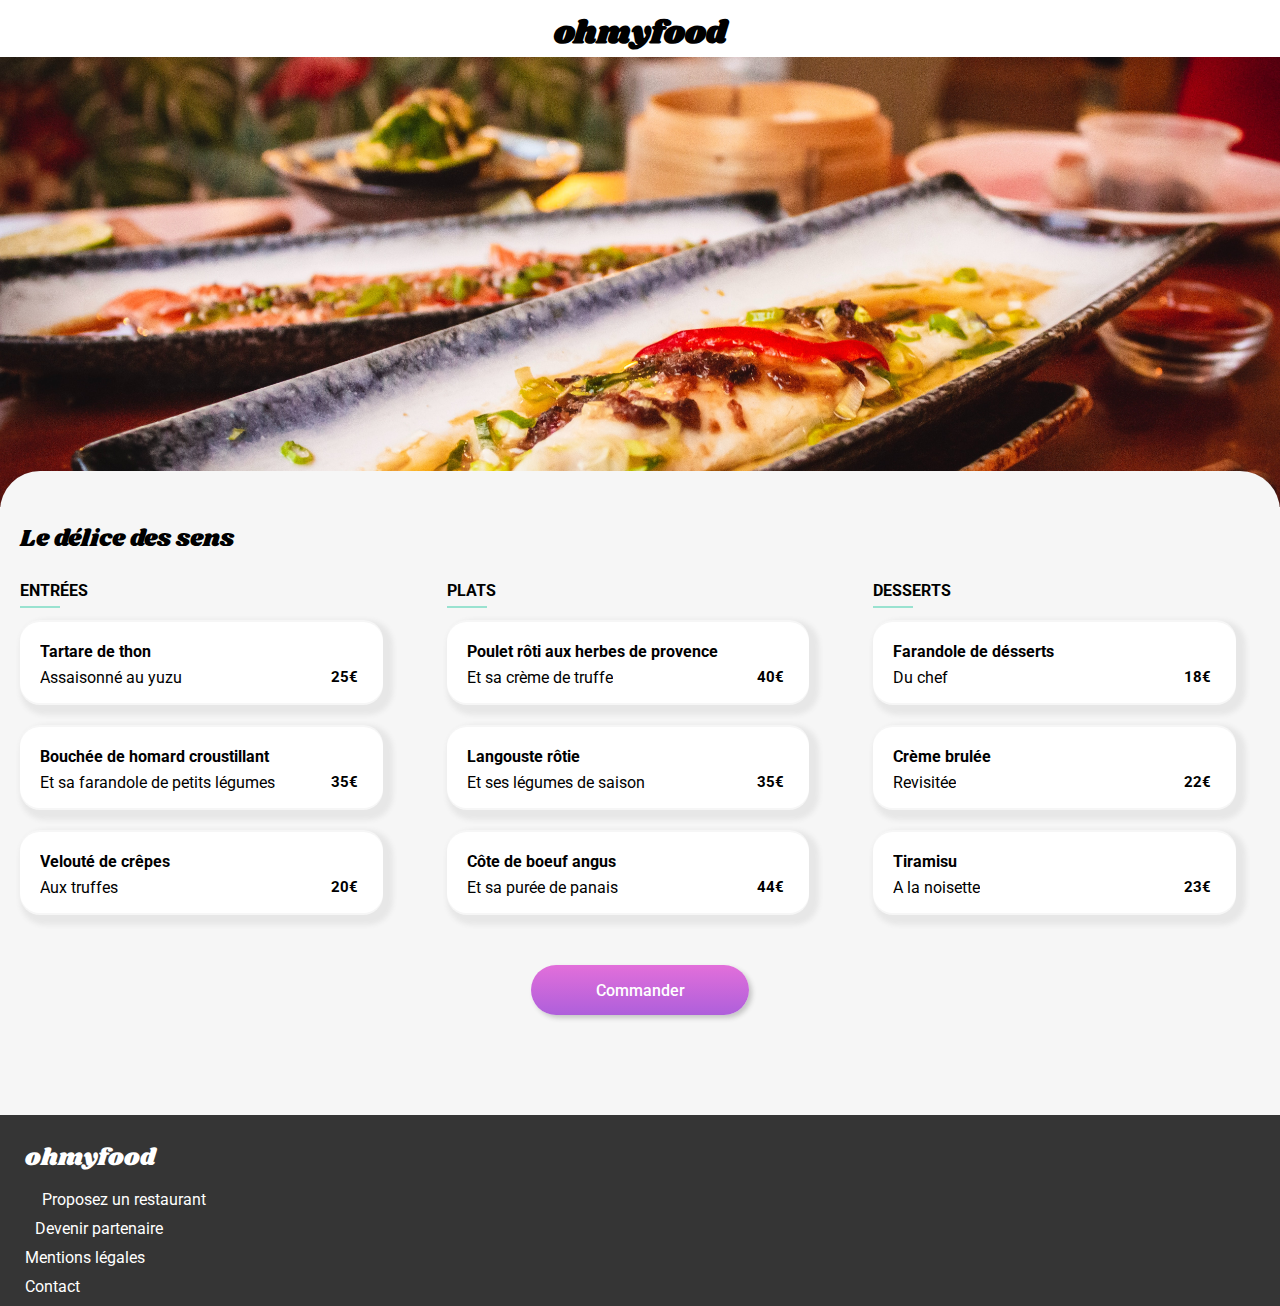
<file: le-delice-des-sens.html>
<!DOCTYPE html>
<html lang="en">
<head>
    <meta charset="UTF-8">
    <meta http-equiv="X-UA-Compatible" content="IE=edge">
    <meta name="viewport" content="width=device-width, initial-scale=1.0">
    <link rel="preconnect" href="https://fonts.googleapis.com">
    <link rel="preconnect" href="https://fonts.gstatic.com" crossorigin>
    <link href="https://fonts.googleapis.com/css2?family=Shrikhand&display=swap" rel="stylesheet">

    <link rel="preconnect" href="https://fonts.googleapis.com">
    <link rel="preconnect" href="https://fonts.gstatic.com" crossorigin>
    <link href="https://fonts.googleapis.com/css2?family=Roboto:wght@100;300;400;500;700;900&display=swap" rel="stylesheet">

    <link rel="stylesheet" href="https://use.fontawesome.com/releases/v5.15.4/css/all.css" integrity="sha384-DyZ88mC6Up2uqS4h/KRgHuoeGwBcD4Ng9SiP4dIRy0EXTlnuz47vAwmeGwVChigm" crossorigin="anonymous">
    <link rel="stylesheet" href="style.css">
    <title>Ohmyfood - Le délice des sens</title>
</head>
<body>
    <header>
        <div class="logo-return">
            <a href="index.html"><i class="fas fa-arrow-left"></i></a>
            <h1>ohmyfood</h1>
            <a><i class="fas fa-arrow-left hidden"></i></a>
        </div>

    </header>

    <img src="images/délice.jpg" alt="La palette du goût" class="background-image">
    

    <section id="menu">
        <div class="title-icon-menu">
            <h5>Le délice des sens</h5>
            <div class="heart heart-page-2">
                <div class="white-heart"><i class="far fa-heart"></i></div>
                <div class="pink-heart"><i class="fas fa-heart"></i></div>
            </div>
        </div>

        <div class="meals">

            <div class="meal-parts">
                <h6>Entrées</h6>

                <diV class="all-meals">
                    <div class="meal meal-1">
                        <div class="content">
                            <h4>Tartare de thon</h4>

                            <div class="description-price">
                                <p>Assaisonné au yuzu</p>
                                <h3>25€</h3>
                            </div>
                        </div>
                        <div class="green">
                            <div class="circle">
                                <i class="verified fas fa-check"></i>
                            </div>
                        </div>
                    </div>

                    <div class="meal meal-2">
                        <div class="content">
                            <h4>Bouchée de homard croustillant</h4>

                            <div class="description-price">
                                <p>Et sa farandole de petits légumes</p>
                                <h3>35€</h3>
                            </div>
                        </div>
                        <div class="green">
                            <div class="circle">
                                <i class="verified fas fa-check"></i>
                            </div>
                        </div>
                    </div>

                    <div class="meal meal-3">
                        <div class="content">
                            <h4>Velouté de crêpes</h4>

                            <div class="description-price">
                                <p>Aux truffes</p>
                                <h3>20€</h3>
                            </div>
                        </div>
                        <div class="green">
                            <div class="circle">
                                <i class="verified fas fa-check"></i>
                            </div>
                        </div>
                    </div>
                </diV>
                
            </div>

            <div class="meal-parts">
                <h6>Plats</h6>

                <div class="all-meals">
                    <div class="meal meal-4">
                        <div class="content">
                            <h4>Poulet rôti aux herbes de provence</h4>

                            <div class="description-price">
                                <p>Et sa crème de truffe</p>
                                <h3>40€</h3>
                            </div>
                        </div>
                        <div class="green">
                            <div class="circle">
                                <i class="verified fas fa-check"></i>
                            </div>
                        </div>
                    </div>

                    <div class="meal meal-5">
                        <div class="content">
                            <h4>Langouste rôtie</h4>

                            <div class="description-price">
                                <p>Et ses légumes de saison</p>
                                <h3>35€</h3>
                            </div>
                        </div>
                        <div class="green">
                            <div class="circle">
                                <i class="verified fas fa-check"></i>
                            </div>
                        </div>
                    </div>

                    <div class="meal meal-6">
                        <div class="content">
                            <h4>Côte de boeuf angus</h4>

                            <div class="description-price">
                                <p>Et sa purée de panais</p>
                                <h3>44€</h3>
                            </div>
                        </div>
                        <div class="green">
                            <div class="circle">
                                <i class="verified fas fa-check"></i>
                            </div>
                        </div>
                    </div>
                </div>
                
            </div>

            <div class="meal-parts">
                <h6>Desserts</h6>

                <div class="all-meals">
                    <div class="meal meal-7">
                        <div class="content">
                            <h4>Farandole de désserts</h4>

                            <div class="description-price">
                                <p>Du chef</p>
                                <h3>18€</h3>
                            </div>
                        </div>
                        <div class="green">
                            <div class="circle">
                                <i class="verified fas fa-check"></i>
                            </div>
                        </div>
                    </div>

                    <div class="meal meal-8">
                        <div class="content">
                            <h4>Crème brulée</h4>

                            <div class="description-price">
                                <p>Revisitée</p>
                                <h3>22€</h3>
                            </div>
                        </div>
                        <div class="green">
                            <div class="circle">
                                <i class="verified fas fa-check"></i>
                            </div>
                        </div>
                    </div>

                    <div class="meal meal-9">
                        <div class="content">
                            <h4>Tiramisu</h4>

                            <div class="description-price">
                                <p>A la noisette</p>
                                <h3>23€</h3>
                            </div>
                        </div>
                        <div class="green">
                            <div class="circle">
                                <i class="verified fas fa-check"></i>
                            </div>
                        </div>
                    </div>
                </div>
                
            </div>

        </div>
        <div class="order">
            <button class="exploration-btn">Commander</button>
        </div>

    </section>

    <footer>

        <h5>ohmyfood</h5>

        <a href="#" class="line1">
            <i class="fas fa-utensils"></i>
            <p>Proposez un restaurant</p>
        </a>
        
        <a href="#" class="line2">
            <i class="fas fa-hands-helping"></i>
            <p>Devenir partenaire</p>
        </a>
        
        <div class="law-contact">
            <a href="#">Mentions légales</a>
            <a href="mailto:contact@ohmyfood.com">Contact</a>
        </div>
        
    </footer>
</body>
</html>
</file>
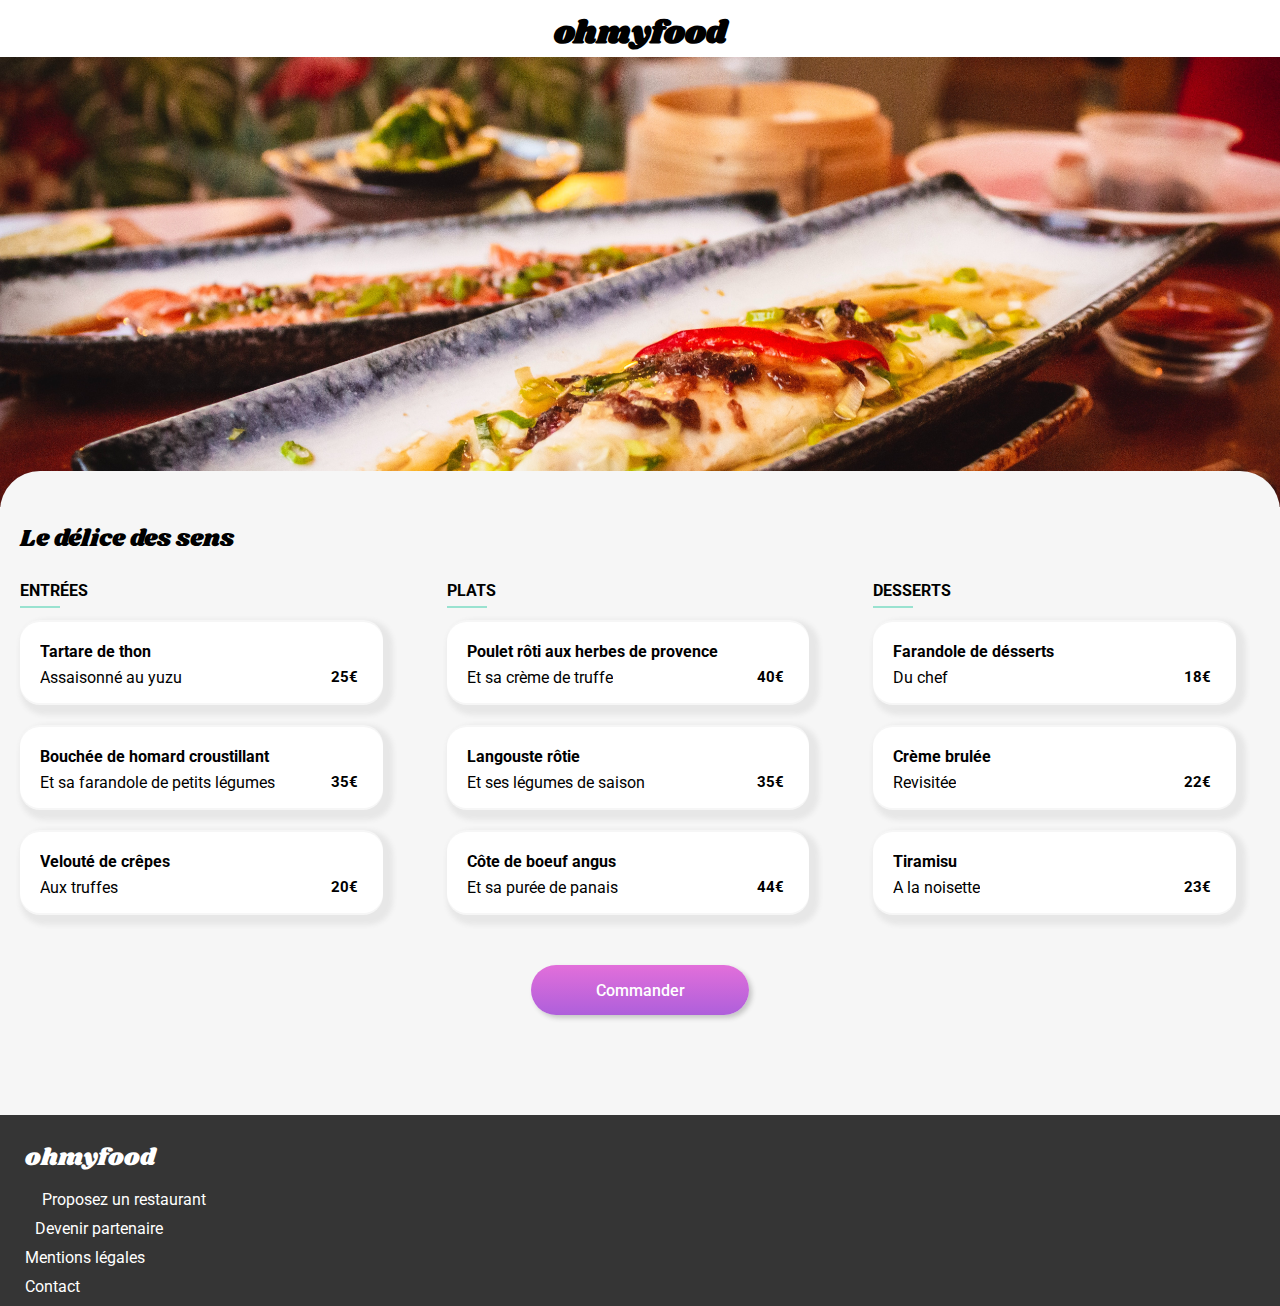
<file: le-délice-des-sens.html>
<!DOCTYPE html>
<html lang="en">
<head>
    <meta charset="UTF-8">
    <meta http-equiv="X-UA-Compatible" content="IE=edge">
    <meta name="viewport" content="width=device-width, initial-scale=1.0">
    <link rel="preconnect" href="https://fonts.googleapis.com">
    <link rel="preconnect" href="https://fonts.gstatic.com" crossorigin>
    <link href="https://fonts.googleapis.com/css2?family=Shrikhand&display=swap" rel="stylesheet">

    <link rel="preconnect" href="https://fonts.googleapis.com">
    <link rel="preconnect" href="https://fonts.gstatic.com" crossorigin>
    <link href="https://fonts.googleapis.com/css2?family=Roboto:wght@100;300;400;500;700;900&display=swap" rel="stylesheet">

    <link rel="stylesheet" href="https://use.fontawesome.com/releases/v5.15.4/css/all.css" integrity="sha384-DyZ88mC6Up2uqS4h/KRgHuoeGwBcD4Ng9SiP4dIRy0EXTlnuz47vAwmeGwVChigm" crossorigin="anonymous">
    <link rel="stylesheet" href="style.css">
    <title>Ohmyfood - Le délice des sens</title>
</head>
<body>
    <header>
        <div class="logo-return">
            <a href="index.html"><i class="fas fa-arrow-left"></i></a>
            <h1>ohmyfood</h1>
            <a><i class="fas fa-arrow-left hidden"></i></a>
        </div>

    </header>

    <img src="images/délice.jpg" alt="La palette du goût" class="background-image">
    

    <section id="menu">
        <div class="title-icon-menu">
            <h5>Le délice des sens</h5>
            <div class="white-heart-menu">
                <i class="far fa-heart"></i>
            </div>
        </div>

        <div class="meals">

            <div class="meal-parts">
                <h6>Entrées</h6>

                <div class="divider"></div>

                <diV class="all-meals">
                    <div class="meal meal-1">
                        <div class="content">
                            <h4>Tartare de thon</h4>

                            <div class="description-price">
                                <p>Assaisonné au yuzu</p>
                                <h3>25€</h3>
                            </div>
                        </div>
                        <div class="green">
                            <div class="circle">
                                <i class="verified fas fa-check"></i>
                            </div>
                        </div>
                    </div>

                    <div class="meal meal-2">
                        <div class="content">
                            <h4>Bouchée de homard croustillant</h4>

                            <div class="description-price">
                                <p>Et sa farandole de petits légumes</p>
                                <h3>35€</h3>
                            </div>
                        </div>
                        <div class="green">
                            <div class="circle">
                                <i class="verified fas fa-check"></i>
                            </div>
                        </div>
                    </div>

                    <div class="meal meal-3">
                        <div class="content">
                            <h4>Velouté de crêpes</h4>

                            <div class="description-price">
                                <p>Aux truffes</p>
                                <h3>20€</h3>
                            </div>
                        </div>
                        <div class="green">
                            <div class="circle">
                                <i class="verified fas fa-check"></i>
                            </div>
                        </div>
                    </div>
                </diV>
                
            </div>

            <div class="meal-parts">
                <h6>Plats</h6>

                <div class="divider"></div>

                <div class="all-meals">
                    <div class="meal meal-4">
                        <div class="content">
                            <h4>Poulet rôti aux herbes de provence</h4>

                            <div class="description-price">
                                <p>Et sa crème de truffe</p>
                                <h3>40€</h3>
                            </div>
                        </div>
                        <div class="green">
                            <div class="circle">
                                <i class="verified fas fa-check"></i>
                            </div>
                        </div>
                    </div>

                    <div class="meal meal-5">
                        <div class="content">
                            <h4>Langouste rôtie</h4>

                            <div class="description-price">
                                <p>Et ses légumes de saison</p>
                                <h3>35€</h3>
                            </div>
                        </div>
                        <div class="green">
                            <div class="circle">
                                <i class="verified fas fa-check"></i>
                            </div>
                        </div>
                    </div>

                    <div class="meal meal-6">
                        <div class="content">
                            <h4>Côte de boeuf angus</h4>

                            <div class="description-price">
                                <p>Et sa purée de panais</p>
                                <h3>44€</h3>
                            </div>
                        </div>
                        <div class="green">
                            <div class="circle">
                                <i class="verified fas fa-check"></i>
                            </div>
                        </div>
                    </div>
                </div>
                
            </div>

            <div class="meal-parts">
                <h6>Desserts</h6>

                <div class="divider"></div>

                <div class="all-meals">
                    <div class="meal meal-7">
                        <div class="content">
                            <h4>Farandole de désserts</h4>

                            <div class="description-price">
                                <p>Du chef</p>
                                <h3>18€</h3>
                            </div>
                        </div>
                        <div class="green">
                            <div class="circle">
                                <i class="verified fas fa-check"></i>
                            </div>
                        </div>
                    </div>

                    <div class="meal meal-8">
                        <div class="content">
                            <h4>Crème brulée</h4>

                            <div class="description-price">
                                <p>Revisitée</p>
                                <h3>22€</h3>
                            </div>
                        </div>
                        <div class="green">
                            <div class="circle">
                                <i class="verified fas fa-check"></i>
                            </div>
                        </div>
                    </div>

                    <div class="meal meal-9">
                        <div class="content">
                            <h4>Tiramisu</h4>

                            <div class="description-price">
                                <p>A la noisette</p>
                                <h3>23€</h3>
                            </div>
                        </div>
                        <div class="green">
                            <div class="circle">
                                <i class="verified fas fa-check"></i>
                            </div>
                        </div>
                    </div>
                </div>
                
            </div>

        </div>
        <div class="order">
            <button class="exploration-btn">Commander</button>
        </div>

    </section>

    <footer>

        <h5>ohmyfood</h5>

        <a href="#" class="line1">
            <i class="fas fa-utensils"></i>
            <p>Proposez un restaurant</p>
        </a>
        
        <a href="#" class="line2">
            <i class="fas fa-hands-helping"></i>
            <p>Devenir partenaire</p>
        </a>
        
        <div class="law-contact">
            <a href="#">Mentions légales</a>
            <a href="mailto:contact@ohmyfood.com">Contact</a>
        </div>
        
    </footer>
</body>
</html>
</file>
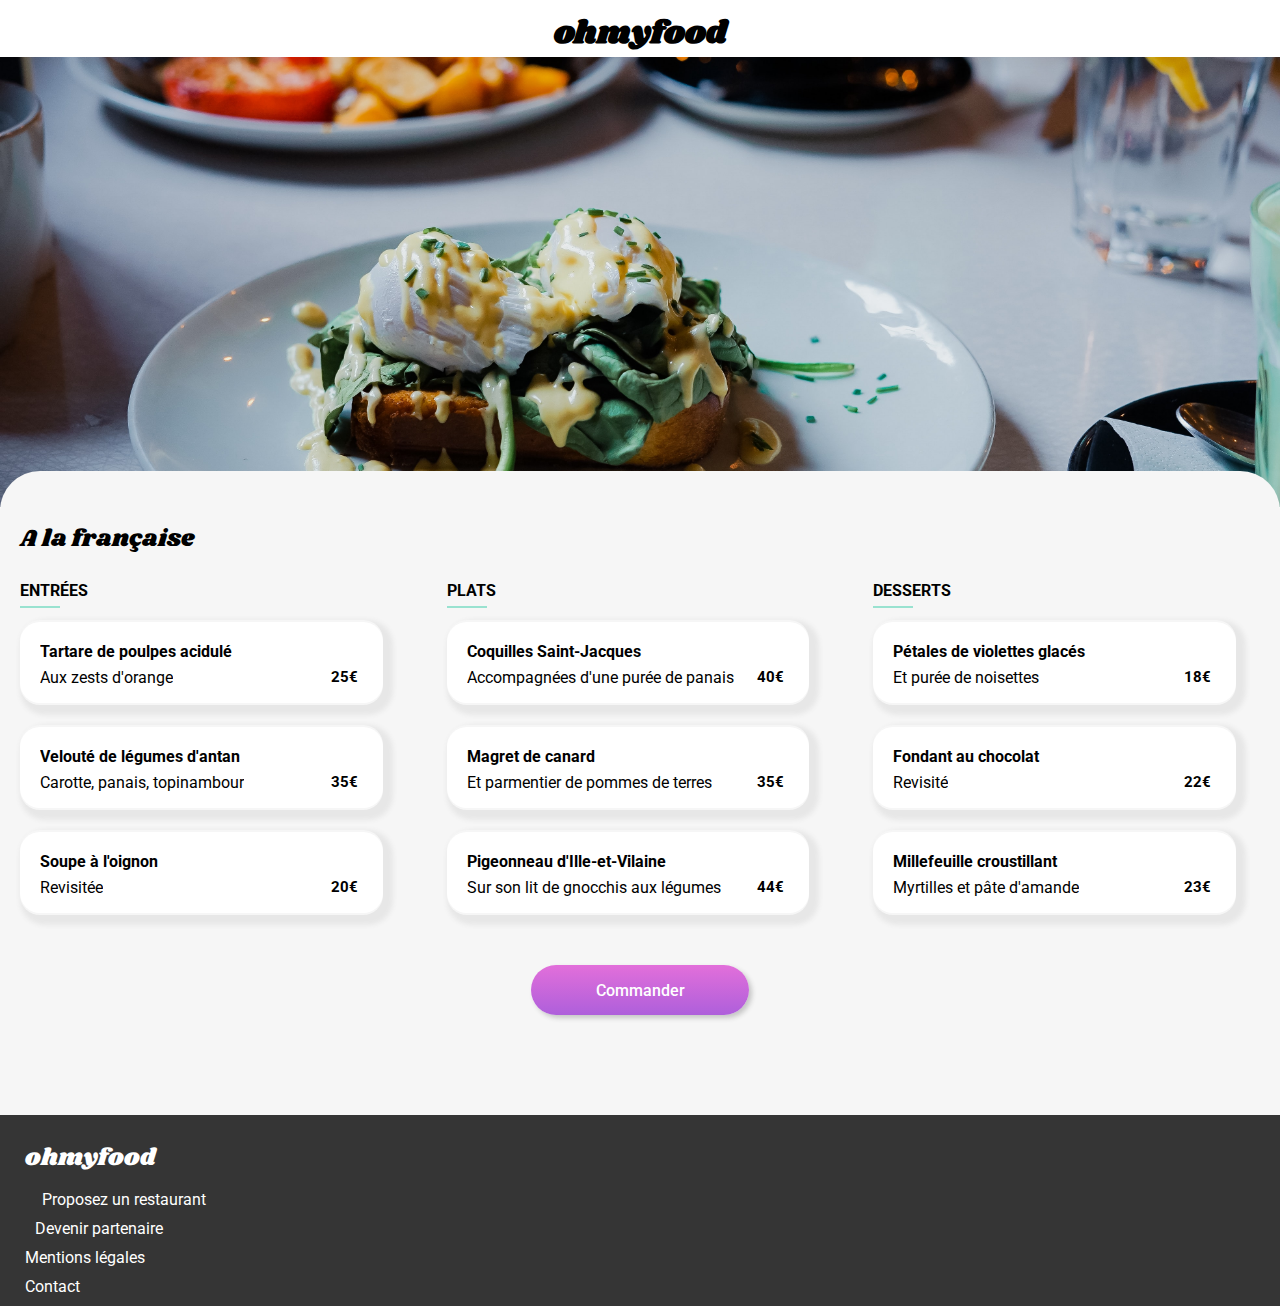
<file: à-la-française.html>
<!DOCTYPE html>
<html lang="en">
<head>
    <meta charset="UTF-8">
    <meta http-equiv="X-UA-Compatible" content="IE=edge">
    <meta name="viewport" content="width=device-width, initial-scale=1.0">
    <link rel="preconnect" href="https://fonts.googleapis.com">
    <link rel="preconnect" href="https://fonts.gstatic.com" crossorigin>
    <link href="https://fonts.googleapis.com/css2?family=Shrikhand&display=swap" rel="stylesheet">

    <link rel="preconnect" href="https://fonts.googleapis.com">
    <link rel="preconnect" href="https://fonts.gstatic.com" crossorigin>
    <link href="https://fonts.googleapis.com/css2?family=Roboto:wght@100;300;400;500;700;900&display=swap" rel="stylesheet">

    <link rel="stylesheet" href="https://use.fontawesome.com/releases/v5.15.4/css/all.css" integrity="sha384-DyZ88mC6Up2uqS4h/KRgHuoeGwBcD4Ng9SiP4dIRy0EXTlnuz47vAwmeGwVChigm" crossorigin="anonymous">
    <link rel="stylesheet" href="style.css">
    <title>Ohmyfood - La palette du goût</title>
</head>
<body>
    <header>
        <div class="logo-return">
            <a href="index.html"><i class="fas fa-arrow-left"></i></a>
            <h1>ohmyfood</h1>
            <a><i class="fas fa-arrow-left hidden"></i></a>
        </div>

    </header>

    <img src="images/française.jpg" alt="La palette du goût" class="background-image">
    

    <section id="menu">
        <div class="title-icon-menu">
            <h5>A la française</h5>
            <div class="white-heart-menu">
                <i class="far fa-heart"></i>
            </div>
        </div>

        <div class="meals">

            <div class="meal-parts">
                <h6>Entrées</h6>

                <div class="divider"></div>

                <diV class="all-meals">
                    <div class="meal meal-1">
                        <div class="content">
                            <h4>Tartare de poulpes acidulé</h4>

                            <div class="description-price">
                                <p>Aux zests d'orange</p>
                                <h3>25€</h3>
                            </div>
                        </div>
                        <div class="green">
                            <div class="circle">
                                <i class="verified fas fa-check"></i>
                            </div>
                        </div>
                    </div>

                    <div class="meal meal-2">
                        <div class="content">
                            <h4>Velouté de légumes d'antan</h4>

                            <div class="description-price">
                                <p>Carotte, panais, topinambour</p>
                                <h3>35€</h3>
                            </div>
                        </div>
                        <div class="green">
                            <div class="circle">
                                <i class="verified fas fa-check"></i>
                            </div>
                        </div>
                    </div>

                    <div class="meal meal-3">
                        <div class="content">
                            <h4>Soupe à l'oignon</h4>

                            <div class="description-price">
                                <p>Revisitée</p>
                                <h3>20€</h3>
                            </div>
                        </div>
                        <div class="green">
                            <div class="circle">
                                <i class="verified fas fa-check"></i>
                            </div>
                        </div>
                    </div>
                </diV>
                
            </div>

            <div class="meal-parts">
                <h6>Plats</h6>

                <div class="divider"></div>

                <div class="all-meals">
                    <div class="meal meal-4">
                        <div class="content">
                            <h4>Coquilles Saint-Jacques</h4>

                            <div class="description-price">
                                <p>Accompagnées d'une purée de panais</p>
                                <h3>40€</h3>
                            </div>
                        </div>
                        <div class="green">
                            <div class="circle">
                                <i class="verified fas fa-check"></i>
                            </div>
                        </div>
                    </div>

                    <div class="meal meal-5">
                        <div class="content">
                            <h4>Magret de canard</h4>

                            <div class="description-price">
                                <p>Et parmentier de pommes de terres</p>
                                <h3>35€</h3>
                            </div>
                        </div>
                        <div class="green">
                            <div class="circle">
                                <i class="verified fas fa-check"></i>
                            </div>
                        </div>
                    </div>

                    <div class="meal meal-6">
                        <div class="content">
                            <h4>Pigeonneau d'Ille-et-Vilaine</h4>

                            <div class="description-price">
                                <p>Sur son lit de gnocchis aux légumes</p>
                                <h3>44€</h3>
                            </div>
                        </div>
                        <div class="green">
                            <div class="circle">
                                <i class="verified fas fa-check"></i>
                            </div>
                        </div>
                    </div>
                </div>
                
            </div>

            <div class="meal-parts">
                <h6>Desserts</h6>

                <div class="divider"></div>

                <div class="all-meals">
                    <div class="meal meal-7">
                        <div class="content">
                            <h4>Pétales de violettes glacés</h4>

                            <div class="description-price">
                                <p>Et purée de noisettes</p>
                                <h3>18€</h3>
                            </div>
                        </div>
                        <div class="green">
                            <div class="circle">
                                <i class="verified fas fa-check"></i>
                            </div>
                        </div>
                    </div>

                    <div class="meal meal-8">
                        <div class="content">
                            <h4>Fondant au chocolat</h4>

                            <div class="description-price">
                                <p>Revisité</p>
                                <h3>22€</h3>
                            </div>
                        </div>
                        <div class="green">
                            <div class="circle">
                                <i class="verified fas fa-check"></i>
                            </div>
                        </div>
                    </div>

                    <div class="meal meal-9">
                        <div class="content">
                            <h4>Millefeuille croustillant</h4>

                            <div class="description-price">
                                <p>Myrtilles et pâte d'amande</p>
                                <h3>23€</h3>
                            </div>
                        </div>
                        <div class="green">
                            <div class="circle">
                                <i class="verified fas fa-check"></i>
                            </div>
                        </div>
                    </div>
                </div>
                
            </div>

        </div>
        <div class="order">
            <button class="exploration-btn">Commander</button>
        </div>

    </section>

    <footer>

        <h5>ohmyfood</h5>

        <a href="#" class="line1">
            <i class="fas fa-utensils"></i>
            <p>Proposez un restaurant</p>
        </a>
        
        <a href="#" class="line2">
            <i class="fas fa-hands-helping"></i>
            <p>Devenir partenaire</p>
        </a>
        
        <div class="law-contact">
            <a href="#">Mentions légales</a>
            <a href="mailto:contact@ohmyfood.com">Contact</a>
        </div>
        
    </footer>
</body>
</html>
</file>
<file: style.css>
/* GENERAL */
*
{
    margin: 0;
    padding: 0;
    font-family: 'Roboto', sans-serif;
    box-sizing: border-box;
    scroll-behavior: smooth;
}
h1
{
    font-family: 'Shrikhand', sans-serif;
    padding-top: 10px;
}
h2
{
    font-family: 'Roboto', sans-serif;
    text-align: center;
    font-size: 14px;
    font-weight: 600;
}


/* LOADER */
.loader
{
    position: absolute;
    width: 100%;
    height: 200%;
    background: #fff;
    display: flex;
    justify-content: center;
    padding-top: 300px;
    animation: loader-delay 3s ease-in;
    animation-fill-mode: forwards;
}
.letter
{
    color: #ae5fdb;
    font-family: 'Shrikhand';
    font-size: 35px;
    letter-spacing: 10px;
    margin-bottom: 150px;
    animation: flash 1.2s linear infinite;
}
@keyframes flash {
    0%
    {
        color: #ae5fdb;
        text-shadow: 0 0 7px #ae5fdb;
    }
    90%
    {
        color: #484848;
        text-shadow: none;
    }
    100%
    {
        color: #ae5fdb;
        text-shadow: 0 0 7px #ae5fdb;
    }
}
.letter:nth-child(1)
{
    animation-delay: 0.1s;
}
.letter:nth-child(2)
{
    animation-delay: 0.2s;
}
.letter:nth-child(3)
{
    animation-delay: 0.3s;
}
.letter:nth-child(4)
{
    animation-delay: 0.4s;
}
.letter:nth-child(5)
{
    animation-delay: 0.5s;
}
.letter:nth-child(6)
{
    animation-delay: 0.6s;
}
.letter:nth-child(7)
{
    animation-delay: 0.7s;
}
.letter:nth-child(8)
{
    animation-delay: 0.8s;
}
@keyframes loader-delay{
    0%
    {
        opacity: 1;
        z-index: 10;
    }
    90%
    {
        z-index: 10;
        opacity: 0.8;
    }
    100%
    {
        opacity: 0;
        z-index: -30;
    }
}

.loading-body header,
.loading-body section,
.loading-body footer
{
    animation: loader-delay-body 3s ease-out;
}
@keyframes loader-delay-body{
    0%
    {
        opacity: 0;
    }
    90%
    {
        opacity: 0.2;
    }
    100%
    {
        opacity: 1;
    }
}

/* HEADER */
header
{
    height: 113px;
    height: auto;
}
.logo
{
    margin-bottom: 5px;
    box-shadow: 0 4px 4px #cfcfcf;
    display: flex;
    justify-content: center;
}
.logo h1
{
    display: flex;
    justify-content: center;
}
.place
{
    height: auto;
    width: 100%;
    background-color: #eaeaea;
}
.place2
{
    margin-right: auto;
    margin-left: auto;
    display: flex;
    flex-direction: row;
    justify-content: center;
    align-items: center;
    padding-top: 13px;
    padding-bottom: 10px;
}
.place i
{
    font-size: 18px;
}
.place h2
{
    padding-left: 15px;
    font-size: 18px;
}

/* SECTION 1 - RESERVATION */
#reservation
{
    background-color: #f6f6f6;
    height: 300px;
}
#reservation h3
{
    font-weight: bold;
    display: flex;
    text-align: center;
    justify-content: center;
    padding-top: 44px;
    font-size: 24px;
}
#reservation p
{
    font-size: 18px;
    text-align: center;
    padding-top: 24px;
}
.exploration-btn
{
    width: 218px;
    height: 50px;
    margin: 40px auto 60px auto;
    display: flex;
    justify-content: center;
    align-items: center;
    background: linear-gradient(#e26fda, #ae5fdb);
    border-radius: 25px;
    border: none;
    color: #fff;
    font-size: 16px;
    font-weight: 500;
    box-shadow: 3px 3px 5px #c5c5c5;
}
.exploration-btn:hover
{
    cursor: pointer;
    box-shadow: 5px 5px 5px #c5c5c5;
    background: linear-gradient(#e07eda, #9d66dc);
}


/* SECTION 2 - FUNCTION */
#function
{
    z-index: 2;
}
#function h3
{
    font-weight: bold;
    padding-top: 50px;
    padding-left: 20px;
    font-size: 24px;
    padding-bottom: 10px;
}
.function-icons
{
    display: flex;
    flex-direction: column;
    padding-bottom: 30px;
    justify-content: center;
}
.function-icon:hover .icon
{
    color: #9356dc;
}
.function-icon-number
{
    display: flex;
    flex-direction: row;
    align-items: center;
}
.function-icon
{
    background: #f6f6f6;
    width: 100%;
    height: 70px;
    display: flex;
    flex-direction: row;
    margin-bottom: 25px;
    margin-left: 28px;
    box-shadow: 5px 5px 5px #e7e7e7;
    border-radius: 20px;
    padding-left: 30px;
    margin-right: 28px;
    align-items: center;
    cursor: pointer;
}
.function-icon:hover
{
    cursor: pointer;
    background: #f5edff;
    box-shadow: 8px 8px 5px #e7e7e7;
}
.number
{
    background-color: #9356dc;
    position: absolute;
    color: #fff;
    border-radius: 50%;
    z-index: 1;
    margin-bottom: 25px;
    margin-left: 15px;
    padding: 4px 9px 4px 9px;
}
.icon
{
    color: #7E7E7E;
    padding-right: 15px;
}
.function-icon p
{
    padding-left: 2%;
    color: black;
    font-weight: bold;
}


/* SECTION 3 - RESTAURANT */
#restaurant
{
    background-color: #f6f6f6;
}
a
{
    text-decoration: none;
}
a h4, p
{
    color: #000;
} 
#restaurant h3
{
    font-weight: bold;
    padding-top: 50px;
    padding-left: 20px;
    font-size: 24px;
    padding-bottom: 10px;
}
.cubeRestaurant12
{
    display: flex;
    flex-direction: column;
    justify-content: center;
}
.cubeRestaurant34
{
    display: flex;
    flex-direction: column;
    justify-content: center;
}
.cubesRestaurant
{
    padding-top: 15px;
    padding-bottom: 50px;
}
.cubeRestaurant
{
    width: 90%;
    height: 250px;
    border-radius: 15px;
    background: #fff;
    margin-left: 20px;
    margin-right: 20px;
}
.cubeRestaurant:hover
{
    cursor: pointer;
    transform: scale(1.01);
    transition:  transform 0.4s;
}
.imgRestaurant
{
    display: flex;
    justify-content: flex-end;
}
.imgRestaurant img
{
    object-fit: cover;
    width: 100%;
    height: 175px;
    border-radius: 15px 15px 0 0;
}
.cubeRestaurant h4
{
    padding-left: 15px;
    padding-top: 10px;
}
.cubeRestaurant p
{
    padding-left: 15px;
    padding-top: 10px;
}
.new
{
    position: absolute;
    margin-top: 10px;
    margin-right: 10px;
    border-radius: 2px;
    background: #99e2d0;
    width: 80px;
    height: 30px;
    color: #008766;
    font-size: 14px;
    font-weight: bold;
    display: flex;
    justify-content: center;
    align-items: center;
}
.title-icon
{
    display: flex;
    flex-direction: row;
    justify-content: space-between;
}
.heart
{
    font-size: 18px;
    margin-top: 10px;
    margin-right: 15px;
    cursor: pointer;
}
.heart-page-2
{
    margin-top: 0;
}
.white-heart
{
    color: #000;
    position: absolute;
}
.pink-heart
{
    color: transparent;
}
.heart:hover .white-heart, .heart:active .white-heart
{
    color: #c366db;
    animation: white-heart-animation 1s ease-in;
}
@keyframes white-heart-animation{
    0%
    {
        opacity: 1;
    }
    100%
    {
        opacity: 0;
    }
}
.heart:hover .pink-heart, .heart:active .pink-heart
{
    color: #c366db;
    animation: heart-animation 1s ease-in;
}
@keyframes heart-animation{
    0%
    {
        opacity: 0;
    }
    100%
    {
        opacity: 1;
        color: #c366db;
    }
}


/* FOOTER */
footer
{
    background: #353535;
}
h5
{
    font-size: 24px;
    font-family: 'Shrikhand';
    font-weight: unset;
    color: #fff;
    padding-top: 25px;
    padding-left: 25px;
    padding-bottom: 15px;
}
.line1, .line2
{
    display: flex;
    flex-direction: row;
    padding-left: 25px;
    color: #fff;
    margin-bottom: 10px;
}
.line1 p, .line2 p
{
    color: #fff;
}
.line1 i
{
    margin-right: 17px;
}
.line2 i
{
    margin-right: 10px;
}
.law-contact
{
    display: flex;
    flex-direction: column;
}
.law-contact a
{
    margin-bottom: 10px;
    margin-left: 25px;
    color: #fff;
}



/* RESPONSIVE PAGE 1*/
@media screen and (min-width: 992px){
    .function-icons
    {
        display: flex;
        flex-direction: row;
        justify-content: center;
    }
    .function-icon-number
    {
        width: 100%;
    }
    .number
    {
        margin-left: 15px;
    }
    .function-icon
    {
        background: #f6f6f6;
        height: 70px;
        margin-left: 28px;
        margin-right: 28px;
    }
    .cubeRestaurant12
    {
        display: flex;
        flex-direction: row;
        justify-content: center;
        width: 100%;
        align-items: center;
    }
    a
    {
        width: 50%;
    }
    .cubeRestaurant34
    {
        display: flex;
        flex-direction: row;
        justify-content: center;
        width: 100%;
        align-items: center;
    }
    .cubesRestaurant
    {
        padding-top: 15px;
        padding-bottom: 50px;

    }
    .cubeRestaurant
    {
        width: 95%;
        border-radius: 15px;
        margin-right: 28px;
    }
}


/* PAGES 2, 3, 4 ET 5 */
/* HEADER */
.logo-return
{
    display: flex;
    justify-content: space-between;
    box-shadow: 0 4px 4px #cfcfcf;
}
.logo-return a
{
    color: #000;
    padding-top: 16px;
    font-size: x-large;
    padding-left: 20px;
}
.hidden
{
    color: white;
}


/* SECTION 1 - BACKGROUND-IMAGE */

.background-image
{
    width: 100%;
    margin-bottom: 0;
    object-fit: cover;
    max-height: 450px;
}

/* SECTION 2 - MENUS */
#menu
{
    background-color: #f6f6f6;
    border-radius: 40px 40px 0 0;
    margin: auto;
    z-index: 1;
    position: relative;
    margin-top: -40px;
    height: auto;
}
.title-icon-menu
{
    display: flex;
    justify-content: space-between;
    padding-top: 25px;
}
.title-icon-menu i
{
    font-size: x-large;
    padding-top: 30px;
    padding-right: 20px;
}
.title-icon-menu h5
{
    padding-left: 20px;
    padding-bottom: 0px;
    color: #000;
}
.meals
{
    display: flex;
    flex-direction: column;
    justify-content: center;
    width: 100%;
}
.meal-parts
{
    width: 100%;
}
.meal-parts h6
{
    padding-top: 15px;
    font-family: 'Roboto', sans-serif;
    font-size: 16px;
    text-transform: uppercase;
    width: 100%;
    padding-left: 20px;
    padding-top: 25px;
    position: relative;
}
.meal-parts h6::after
{
    content: "";
    background-color: #99e2d0;
    width: 40px;
    height: 2px;
    position: absolute;
    top: 50px;
    left: 20px;
}
.meal
{
    display: flex;
    flex-direction: row;
    align-items: center;
    width: 93%;
    height: 85px;
    margin-top: 10px;
    margin-bottom: 10px;
    box-shadow: 5px 5px 5px 5px #e7e7e7;
    border-radius: 20px;
    margin-left: 20px;
    cursor: pointer;
}
.all-meals
{
    display: flex;
    justify-content: center;
    flex-direction: column;
    width: 100%;
    margin-top: 10px;
}
.meal-1
{
    animation: Opacity 100ms;
}
@keyframes Opacity{
    0%
    {
        opacity: 0;
    }
    100%
    {
        opacity: 1;
    }
}
.meal-2
{
    animation: Opacity 200ms;
}
@keyframes Opacity{
    0%
    {
        opacity: 0;
    }
    100%
    {
        opacity: 1;
    }
}
.meal-3
{
    animation: Opacity 300ms;
}
@keyframes Opacity{
    0%
    {
        opacity: 0;
    }
    100%
    {
        opacity: 1;
    }
}
.meal-4
{
    animation: Opacity 400ms;
}
@keyframes Opacity{
    0%
    {
        opacity: 0;
    }
    90%
    {
        opacity: 0;
    }
    100%
    {
        opacity: 1;
    }
}
.meal-5
{
    animation: Opacity 500ms;
}
@keyframes Opacity{
    0%
    {
        opacity: 0;
    }
    90%
    {
        opacity: 0;
    }
    100%
    {
        opacity: 1;
    }
}
.meal-6
{
    animation: Opacity 600ms;
}
@keyframes Opacity{
    0%
    {
        opacity: 0;
    }
    90%
    {
        opacity: 0;
    }
    100%
    {
        opacity: 1;
    }
}
.meal-7
{
    animation: Opacity 700ms;
}
@keyframes Opacity{
    0%
    {
        opacity: 0;
    }
    90%
    {
        opacity: 0;
    }
    100%
    {
        opacity: 1;
    }
}
.meal-8
{
    animation: Opacity 800ms;
}
@keyframes Opacity{
    0%
    {
        opacity: 0;
    }
    90%
    {
        opacity: 0;
    }
    100%
    {
        opacity: 1;
    }
}
.meal-9
{
    animation: Opacity 900ms;
}
@keyframes Opacity{
    0%
    {
        opacity: 0;
    }
    90%
    {
        opacity: 0;
    }
    100%
    {
        opacity: 1;
    }
}
.meal-10
{
    animation: Opacity 1000ms;
}
@keyframes Opacity{
    0%
    {
        opacity: 0;
    }
    90%
    {
        opacity: 0;
    }
    100%
    {
        opacity: 1;
    }
}

.content
{
    background-color: #fff;
    display: flex;
    flex-direction: column;
    padding: 20px;
    padding-bottom: 10px;
    padding-right: 25px;
    width: 100%;
    border-radius: 20px;
}
.meal h3
{
    font-size: 15px;
    padding-bottom: 7px;
}
.meal h4
{
    padding-bottom: 7px;
    white-space: nowrap;
    text-overflow: ellipsis;
    overflow: hidden;
}
.meal p
{
    padding-bottom: 0;
    white-space: nowrap;
    text-overflow: ellipsis;
    overflow: hidden;
}
.description-price
{
    display: flex;
    justify-content: space-between;
}
.meal:hover
{
    cursor: pointer;
    box-shadow: 8px 8px 8px 8px #e7e7e7;
}
.meal:hover .content
{
    border-radius: 20px 0 0 20px;
    width: 82%;
    transition-duration: 1s;
}
.green
{
    height: 85px;
    width: 0;
    background-color: #99e2d0;
    border-radius: 0 20px 20px 0;
    display: flex;
    align-items: center;
    justify-content: center;
}
.meal:hover .green
{
    width: 18%;
    transition-duration: 0.5s;
}
.circle
{
    height: 20px;
    width: 20px;
    border-radius: 50%;
    background-color: transparent;
    display: flex;
    align-items: center;
    justify-content: center;
}
.meal:hover .circle
{
    background-color: #fff;
    transition-duration: 1s;
    transform: rotate(360deg);
}
.verified
{
    color: transparent;
    font-size: 12px;
}
.meal:hover .verified
{
    color: #99e2d0;
}
.order
{
    padding-bottom: 40px;
}


/* RESPONSIVE PAGE 2-3-4-5 */
@media screen and (min-width: 1088px){
    .meals
    {
        display: flex;
        flex-direction: row;
        
    }
    .meal-parts
    {
        width: 100%;
    }
    .meal
    {
        width: 85%;
    }
    .all-meals
    {
        display: flex;
        justify-content: space-evenly;
    }
}
</file>
